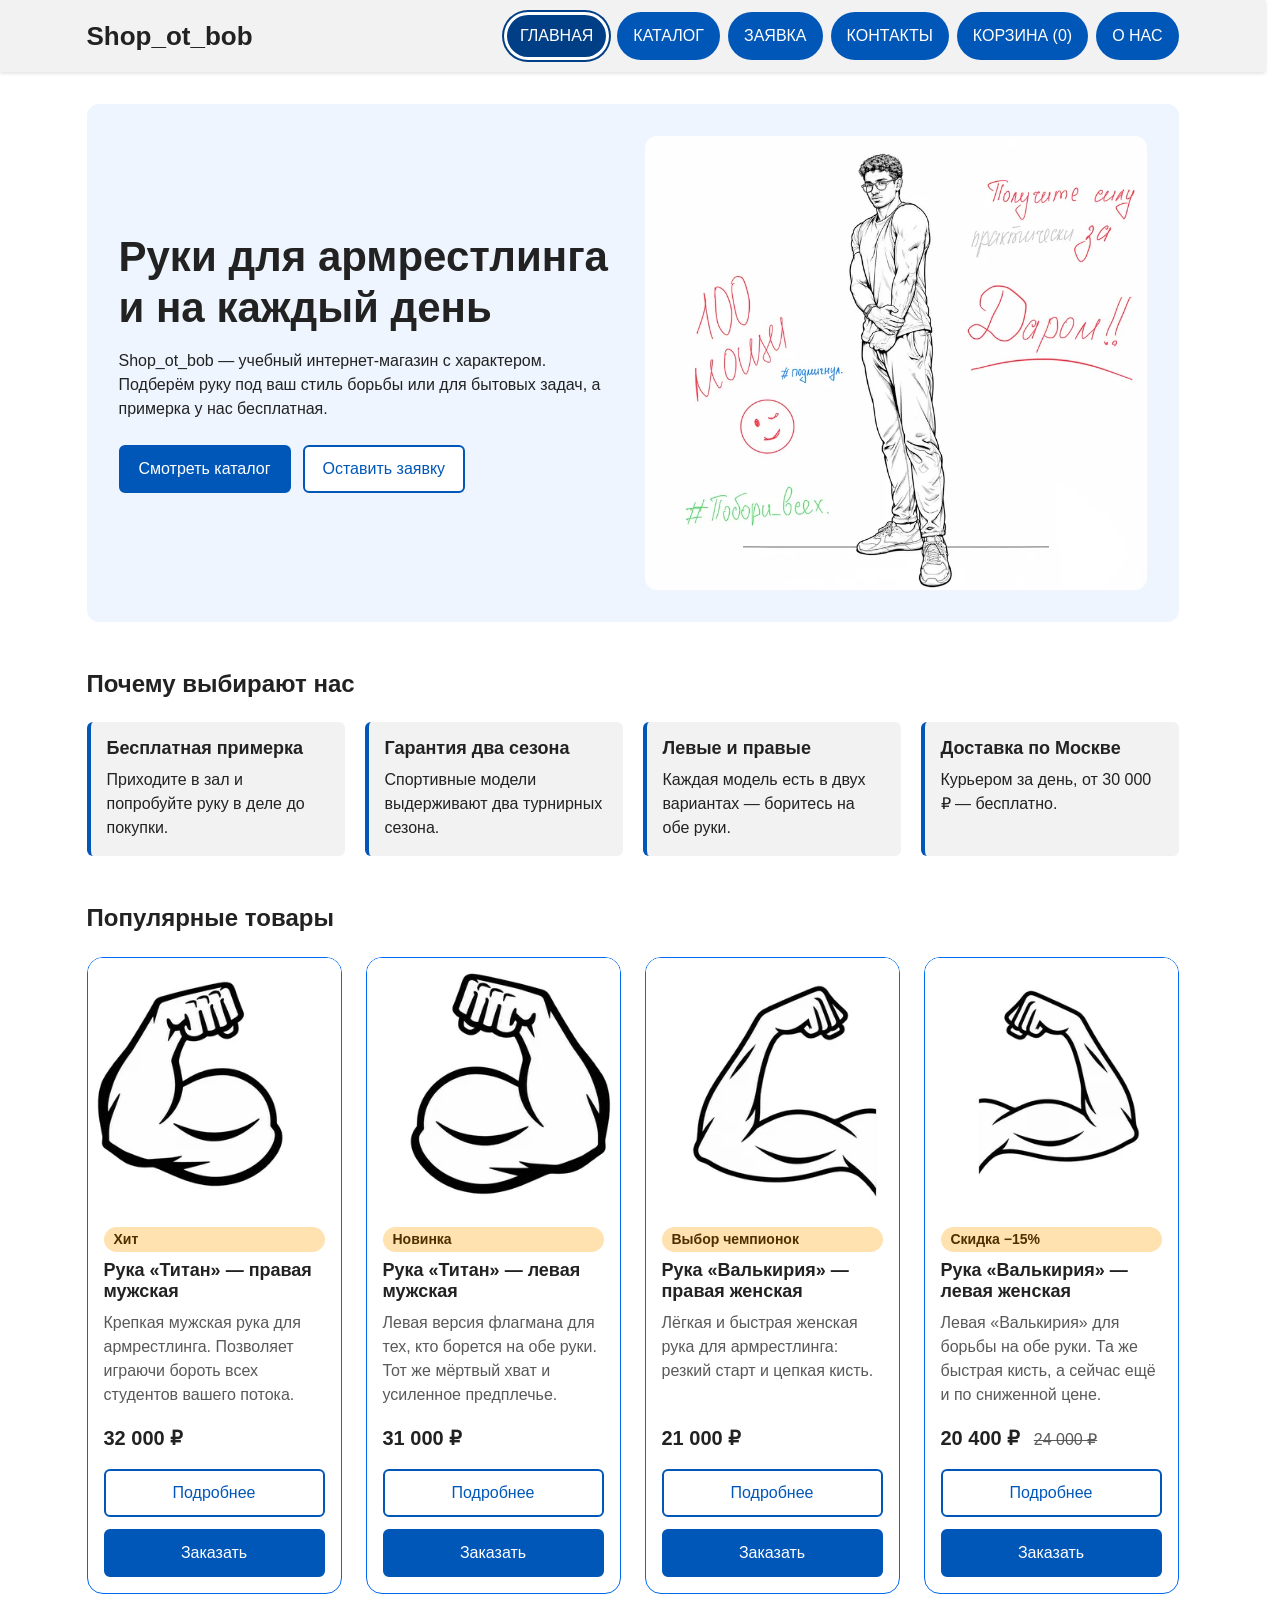
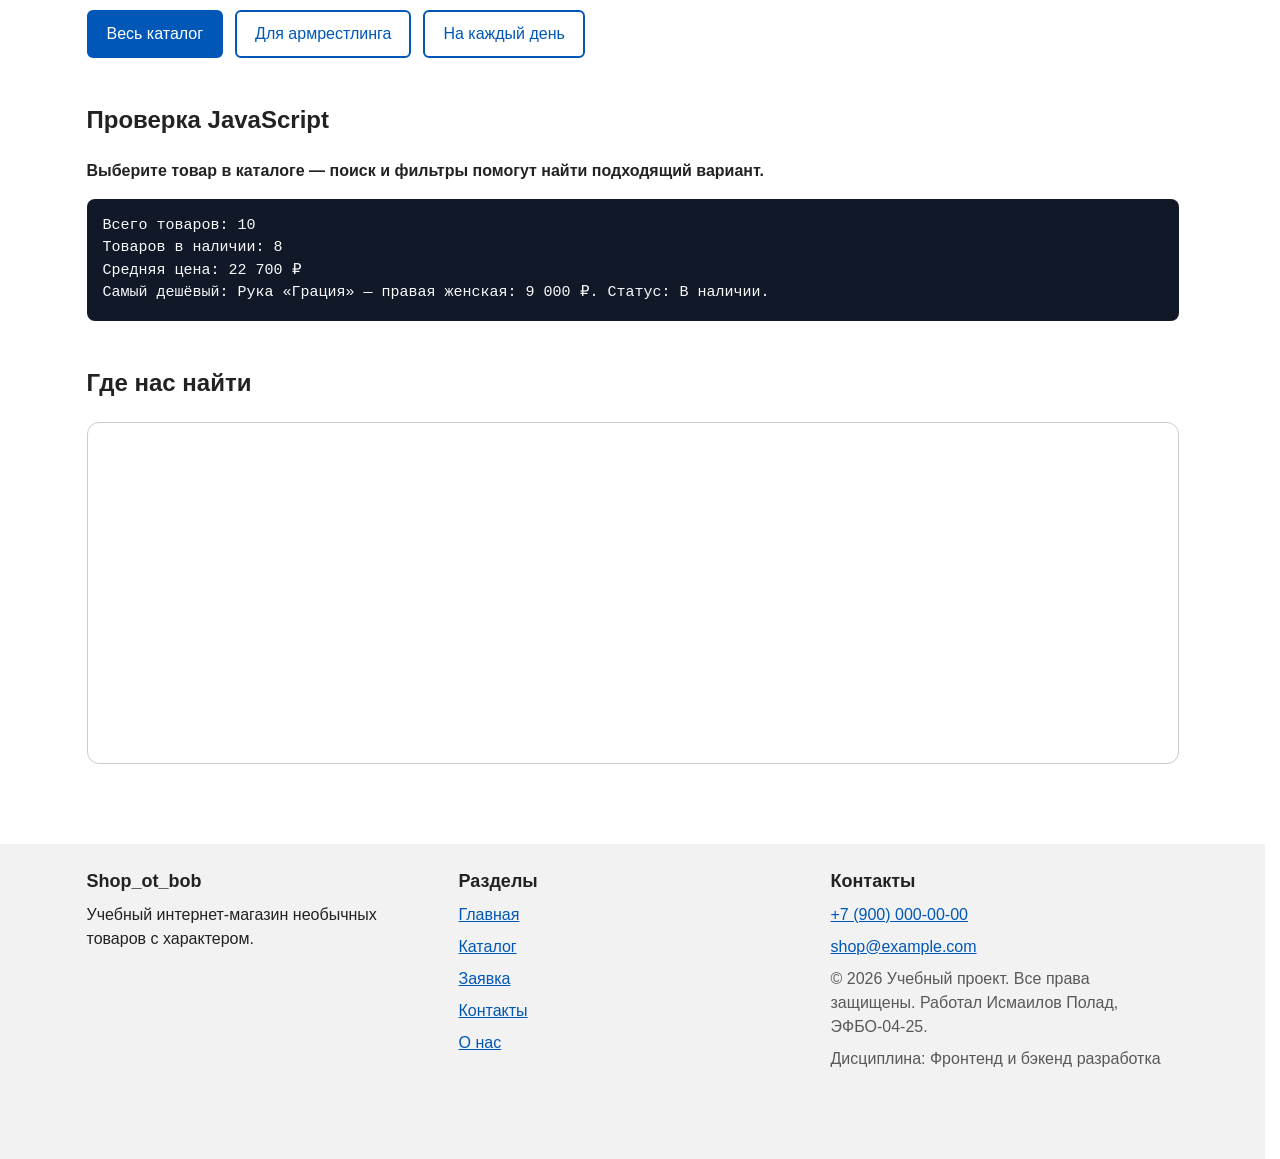
<file: index.html>
<!DOCTYPE html>
<html lang="ru">
<head>
  <meta charset="UTF-8">
  <meta name="viewport" content="width=device-width, initial-scale=1.0">
  <title>Shop_ot_bob — руки для армрестлинга и на каждый день</title>
  <meta name="description" content="Shop_ot_bob — учебный интернет-магазин рук для армрестлинга и повседневных задач.">
  <link rel="icon" type="image/png" href="images/favicon.png">
  <link rel="stylesheet" href="css/style.css">
  <link rel="stylesheet" href="css/responsive.css">
  <script src="js/data.js" defer></script>
  <script src="js/storage.js" defer></script>
  <script src="js/feedback.js" defer></script>
  <script src="js/cart.js" defer></script>
  <script src="js/kr3-scripts.js" defer></script>
  <script src="js/main.js" defer></script>
</head>
<body>
<a class="skip-link" href="#main">Перейти к основному содержимому</a>

<header class="page-header">
  <div class="site-header">
    <a class="site-logo" href="index.html">Shop_ot_bob</a>

    <button class="nav-toggle" type="button" aria-expanded="false" aria-controls="site-nav" hidden>
      <span class="nav-toggle__icon" aria-hidden="true"></span>
      Меню
    </button>

    <nav class="site-nav" id="site-nav" aria-label="Основная навигация">
      <ul class="site-nav__list">
        <li class="site-nav__item"><a class="site-nav__link site-nav__link--active" href="index.html" aria-current="page">Главная</a></li>
        <li class="site-nav__item"><a class="site-nav__link" href="catalog.html">Каталог</a></li>
        <li class="site-nav__item"><a class="site-nav__link" href="order.html">Заявка</a></li>
        <li class="site-nav__item"><a class="site-nav__link" href="contacts.html">Контакты</a></li>
        <li class="site-nav__item"><a class="site-nav__link" href="cart.html">Корзина (<span data-cart-count>0</span>)</a></li>
        <li class="site-nav__item"><a class="site-nav__link" href="onas.html">О нас</a></li>
      </ul>
    </nav>
  </div>
</header>
<p class="shop-status" data-shop-status role="status" aria-live="polite"></p>

<main class="main" id="main" tabindex="-1">
  <section class="hero section">
    <div class="hero__content">
      <h1 class="hero__title">Руки для армрестлинга и на каждый день</h1>
      <p class="hero__text">
        Shop_ot_bob — учебный интернет-магазин с характером. Подберём руку под ваш стиль борьбы
        или для бытовых задач, а примерка у нас бесплатная.
      </p>
      <div class="hero__actions">
        <a class="button" href="catalog.html">Смотреть каталог</a>
        <a class="button button--ghost" href="order.html">Оставить заявку</a>
      </div>
    </div>

    <div class="hero__media">
      <!--
        picture: на телефоне загружается вертикальный кадр,
        на планшете и desktop — широкий баннер. WebP — для браузеров, которые его понимают.
      -->
      <picture>
        <source
          media="(max-width: 639px)"
          type="image/webp"
          srcset="images/hero-tall-360.webp 360w,
                  images/hero-tall-720.webp 720w"
          sizes="100vw"
          width="720"
          height="900"
        >
        <source
          media="(max-width: 639px)"
          srcset="images/hero-tall-360.jpg 360w,
                  images/hero-tall-720.jpg 720w"
          sizes="100vw"
          width="720"
          height="900"
        >
        <source
          type="image/webp"
          srcset="images/hero-wide-800.webp 800w,
                  images/hero-wide-1200.webp 1200w,
                  images/hero-wide-1600.webp 1600w"
          sizes="(max-width: 899px) 480px, (max-width: 1187px) 45vw, 520px"
        >
        <img
          class="hero__image"
          src="images/hero-wide-800.jpg"
          srcset="images/hero-wide-800.jpg 800w,
                  images/hero-wide-1200.jpg 1200w,
                  images/hero-wide-1600.jpg 1600w"
          sizes="(max-width: 899px) 480px, (max-width: 1187px) 45vw, 520px"
          alt="Рисунок: кудрявый парень в очках и футболке — основатель магазина. Рукописные надписи: «Получите силу практически даром», «100 мощи», «Побори всех»"
          width="1628"
          height="1472"
        >
      </picture>
    </div>
  </section>

  <section class="section" aria-labelledby="features-title">
    <h2 class="section__title" id="features-title">Почему выбирают нас</h2>

    <div class="features-grid">
      <article class="feature-card">
        <h3 class="feature-card__title">Бесплатная примерка</h3>
        <p>Приходите в зал и попробуйте руку в деле до покупки.</p>
      </article>

      <article class="feature-card">
        <h3 class="feature-card__title">Гарантия два сезона</h3>
        <p>Спортивные модели выдерживают два турнирных сезона.</p>
      </article>

      <article class="feature-card">
        <h3 class="feature-card__title">Левые и правые</h3>
        <p>Каждая модель есть в двух вариантах — боритесь на обе руки.</p>
      </article>

      <article class="feature-card">
        <h3 class="feature-card__title">Доставка по Москве</h3>
        <p>Курьером за день, от 30 000 ₽ — бесплатно.</p>
      </article>
    </div>
  </section>

  <section class="section" id="popular" aria-labelledby="popular-title">
    <h2 class="section__title" id="popular-title">Популярные товары</h2>

    <div class="products-grid products-grid--wide">
      <article class="product-card">
        <picture>
          <source
            type="image/webp"
            srcset="images/pravaya_ruka-320.webp 320w,
                    images/pravaya_ruka-480.webp 480w,
                    images/pravaya_ruka-640.webp 640w"
            sizes="(max-width: 639px) 100vw, (max-width: 1023px) 50vw, (max-width: 1279px) 33vw, 270px"
          >
          <img
            class="product-card__image"
            src="images/pravaya_ruka-480.jpg"
            srcset="images/pravaya_ruka-320.jpg 320w,
                    images/pravaya_ruka-480.jpg 480w,
                    images/pravaya_ruka-640.jpg 640w"
            sizes="(max-width: 639px) 100vw, (max-width: 1023px) 50vw, (max-width: 1279px) 33vw, 270px"
            alt="Рисунок: согнутая в локте правая мужская рука с крупным бицепсом и сжатым кулаком"
            width="640"
            height="640"
            loading="lazy"
          >
        </picture>
        <div class="product-card__body">
          <p class="product-card__badge">Хит</p>
          <h3 class="product-card__title"><a href="product.html?id=1">Рука «Титан» — правая мужская</a></h3>
          <p class="product-card__description">Крепкая мужская рука для армрестлинга. Позволяет играючи бороть всех студентов вашего потока.</p>
          <p class="product-card__price">32&nbsp;000&nbsp;₽</p>
          <div class="product-card__actions">
            <a class="button button--ghost" href="product.html?id=1" aria-label="Подробнее: Рука «Титан» — правая мужская">Подробнее</a>
            <button class="button product-card__button" type="button" data-product="Рука «Титан» — правая мужская" aria-label="Заказать: Рука «Титан» — правая мужская">Заказать</button>
          </div>
        </div>
      </article>

      <article class="product-card">
        <picture>
          <source
            type="image/webp"
            srcset="images/levaya_ruka-320.webp 320w,
                    images/levaya_ruka-480.webp 480w,
                    images/levaya_ruka-640.webp 640w"
            sizes="(max-width: 639px) 100vw, (max-width: 1023px) 50vw, (max-width: 1279px) 33vw, 270px"
          >
          <img
            class="product-card__image"
            src="images/levaya_ruka-480.jpg"
            srcset="images/levaya_ruka-320.jpg 320w,
                    images/levaya_ruka-480.jpg 480w,
                    images/levaya_ruka-640.jpg 640w"
            sizes="(max-width: 639px) 100vw, (max-width: 1023px) 50vw, (max-width: 1279px) 33vw, 270px"
            alt="Рисунок: согнутая в локте левая мужская рука с крупным бицепсом и сжатым кулаком"
            width="640"
            height="640"
            loading="lazy"
          >
        </picture>
        <div class="product-card__body">
          <p class="product-card__badge">Новинка</p>
          <h3 class="product-card__title"><a href="product.html?id=2">Рука «Титан» — левая мужская</a></h3>
          <p class="product-card__description">Левая версия флагмана для тех, кто борется на обе руки. Тот же мёртвый хват и усиленное предплечье.</p>
          <p class="product-card__price">31&nbsp;000&nbsp;₽</p>
          <div class="product-card__actions">
            <a class="button button--ghost" href="product.html?id=2" aria-label="Подробнее: Рука «Титан» — левая мужская">Подробнее</a>
            <button class="button product-card__button" type="button" data-product="Рука «Титан» — левая мужская" aria-label="Заказать: Рука «Титан» — левая мужская">Заказать</button>
          </div>
        </div>
      </article>

      <article class="product-card">
        <picture>
          <source
            type="image/webp"
            srcset="images/prav_zhenskaya_ruka-320.webp 320w,
                    images/prav_zhenskaya_ruka-480.webp 480w,
                    images/prav_zhenskaya_ruka-640.webp 640w"
            sizes="(max-width: 639px) 100vw, (max-width: 1023px) 50vw, (max-width: 1279px) 33vw, 270px"
          >
          <img
            class="product-card__image"
            src="images/prav_zhenskaya_ruka-480.jpg"
            srcset="images/prav_zhenskaya_ruka-320.jpg 320w,
                    images/prav_zhenskaya_ruka-480.jpg 480w,
                    images/prav_zhenskaya_ruka-640.jpg 640w"
            sizes="(max-width: 639px) 100vw, (max-width: 1023px) 50vw, (max-width: 1279px) 33vw, 270px"
            alt="Рисунок: согнутая в локте правая женская рука с рельефным бицепсом"
            width="640"
            height="640"
            loading="lazy"
          >
        </picture>
        <div class="product-card__body">
          <p class="product-card__badge">Выбор чемпионок</p>
          <h3 class="product-card__title"><a href="product.html?id=3">Рука «Валькирия» — правая женская</a></h3>
          <p class="product-card__description">Лёгкая и быстрая женская рука для армрестлинга: резкий старт и цепкая кисть.</p>
          <p class="product-card__price">21&nbsp;000&nbsp;₽</p>
          <div class="product-card__actions">
            <a class="button button--ghost" href="product.html?id=3" aria-label="Подробнее: Рука «Валькирия» — правая женская">Подробнее</a>
            <button class="button product-card__button" type="button" data-product="Рука «Валькирия» — правая женская" aria-label="Заказать: Рука «Валькирия» — правая женская">Заказать</button>
          </div>
        </div>
      </article>

      <article class="product-card">
        <picture>
          <source
            type="image/webp"
            srcset="images/lev_zhenskaya_ruka-320.webp 320w,
                    images/lev_zhenskaya_ruka-480.webp 480w,
                    images/lev_zhenskaya_ruka-640.webp 640w"
            sizes="(max-width: 639px) 100vw, (max-width: 1023px) 50vw, (max-width: 1279px) 33vw, 270px"
          >
          <img
            class="product-card__image"
            src="images/lev_zhenskaya_ruka-480.jpg"
            srcset="images/lev_zhenskaya_ruka-320.jpg 320w,
                    images/lev_zhenskaya_ruka-480.jpg 480w,
                    images/lev_zhenskaya_ruka-640.jpg 640w"
            sizes="(max-width: 639px) 100vw, (max-width: 1023px) 50vw, (max-width: 1279px) 33vw, 270px"
            alt="Рисунок: согнутая в локте левая женская рука с рельефным бицепсом"
            width="640"
            height="640"
            loading="lazy"
          >
        </picture>
        <div class="product-card__body">
          <p class="product-card__badge">Скидка −15%</p>
          <h3 class="product-card__title"><a href="product.html?id=4">Рука «Валькирия» — левая женская</a></h3>
          <p class="product-card__description">Левая «Валькирия» для борьбы на обе руки. Та же быстрая кисть, а сейчас ещё и по сниженной цене.</p>
          <p class="product-card__price">20&nbsp;400&nbsp;₽ <span class="visually-hidden">Старая цена:</span> <del>24&nbsp;000&nbsp;₽</del></p>
          <div class="product-card__actions">
            <a class="button button--ghost" href="product.html?id=4" aria-label="Подробнее: Рука «Валькирия» — левая женская">Подробнее</a>
            <button class="button product-card__button" type="button" data-product="Рука «Валькирия» — левая женская" aria-label="Заказать: Рука «Валькирия» — левая женская">Заказать</button>
          </div>
        </div>
      </article>
    </div>

    <p class="hero__actions">
      <a class="button" href="catalog.html">Весь каталог</a>
      <a class="button button--ghost" href="catalog.html?category=sport">Для армрестлинга</a>
      <a class="button button--ghost" href="catalog.html?category=daily">На каждый день</a>
    </p>
  </section>

  <section class="section js-check" aria-labelledby="js-check-title">
    <h2 class="section__title" id="js-check-title">Проверка JavaScript</h2>
    <p class="js-message">JavaScript пока не выполнился.</p>
    <pre class="product-output"></pre>
  </section>

  <section class="section" id="map" aria-labelledby="map-title">
    <h2 class="section__title" id="map-title">Где нас найти</h2>
    <div class="map-container">
      <iframe src="https://yandex.ru/map-widget/v1/?um=constructor%3A89a524108dad21f16cf2f4a0d76adc41d935ef46cfc1c6afd9af5f4293ef12c2&amp;source=constructor" title="Яндекс Карта: как добраться до магазина Shop_ot_bob" loading="lazy"></iframe>
    </div>
  </section>

  <p class="success-message" id="quick-success" role="status"></p>
</main>

<footer class="site-footer">
  <div class="site-footer__inner">
    <div class="site-footer__col">
      <p class="site-footer__title">Shop_ot_bob</p>
      <p>Учебный интернет-магазин необычных товаров с характером.</p>
    </div>

    <nav class="site-footer__col" aria-label="Навигация в подвале">
      <p class="site-footer__title">Разделы</p>
      <ul class="site-footer__list">
          <li><a href="index.html">Главная</a></li>
          <li><a href="catalog.html">Каталог</a></li>
          <li><a href="order.html">Заявка</a></li>
          <li><a href="contacts.html">Контакты</a></li>
          <li><a href="onas.html">О нас</a></li>
      </ul>
    </nav>

    <div class="site-footer__col">
      <p class="site-footer__title">Контакты</p>
      <ul class="site-footer__list">
        <li><a href="tel:+79000000000">+7 (900) 000-00-00</a></li>
        <li><a href="mailto:shop@example.com">shop@example.com</a></li>
      </ul>
      <p class="site-footer__copy">&copy; 2026 Учебный проект. Все права защищены. Работал Исмаилов Полад, ЭФБО-04-25.</p>
      <p class="site-footer__copy">Дисциплина: Фронтенд и бэкенд разработка</p>
    </div>
  </div>
</footer>

<a class="back-to-top" href="#top" aria-label="Наверх, к началу страницы"><span aria-hidden="true">↑</span></a>

<dialog class="order-dialog" id="order-dialog" aria-labelledby="order-dialog-title">
  <div class="order-dialog__header">
    <h2 class="order-dialog__title" id="order-dialog-title" tabindex="-1" autofocus>Быстрая заявка</h2>
    <button class="modal__close" type="button" aria-label="Закрыть окно" data-close-dialog>
      <span aria-hidden="true">×</span>
    </button>
  </div>

  <p class="order-dialog__product">Товар: <strong id="selected-product-text"></strong></p>

  <form class="order-form order-form--single js-form" id="quick-form" action="#" method="post" data-success="quick-success" novalidate>
    <input id="selected-product" name="selected-product" type="hidden">

    <div class="order-form__group">
      <label class="order-form__label" for="quick-name">Имя <span class="order-form__required" aria-hidden="true">*</span></label>
      <input class="order-form__input" id="quick-name" name="name" type="text" minlength="2" autocomplete="given-name" placeholder="Введите ваше имя" required aria-describedby="quick-name-error">
      <p class="form-error" id="quick-name-error" hidden></p>
    </div>

    <div class="order-form__group">
      <label class="order-form__label" for="quick-email">E-mail <span class="order-form__required" aria-hidden="true">*</span></label>
      <input class="order-form__input" id="quick-email" name="email" type="email" autocomplete="email" placeholder="example@mail.ru" required aria-describedby="quick-email-error">
      <p class="form-error" id="quick-email-error" hidden></p>
    </div>

    <div class="order-form__group">
      <label class="order-form__label" for="quick-phone">Телефон <span class="order-form__required" aria-hidden="true">*</span></label>
      <input class="order-form__input" id="quick-phone" name="phone" type="tel" inputmode="tel" autocomplete="tel" placeholder="+7 (900) 000-00-00" pattern="^\+7 \(\d{3}\) \d{3}-\d{2}-\d{2}$" required data-error="Введите телефон в формате +7 (900) 000-00-00" aria-describedby="quick-phone-hint quick-phone-error">
      <p class="form-note" id="quick-phone-hint">Формат: +7 (900) 000-00-00</p>
      <p class="form-error" id="quick-phone-error" hidden></p>
    </div>

    <div class="order-form__group">
      <label class="order-form__label" for="quick-topic">Тема заявки <span class="order-form__required" aria-hidden="true">*</span></label>
      <select class="order-form__select" id="quick-topic" name="topic" required aria-describedby="quick-topic-error">
        <option value="">Выберите тему</option>
        <option value="product">Заказ товара</option>
        <option value="consultation">Консультация</option>
        <option value="delivery">Доставка</option>
      </select>
      <p class="form-error" id="quick-topic-error" hidden></p>
    </div>

    <div class="order-form__group">
      <label class="order-form__label" for="quick-comment">Комментарий</label>
      <textarea class="order-form__textarea" id="quick-comment" name="comment" rows="3" placeholder="Укажите дополнительную информацию" aria-describedby="quick-comment-error"></textarea>
      <p class="form-error" id="quick-comment-error" hidden></p>
    </div>

    <div class="order-form__group order-form__group--wide">
      <label class="order-form__check" for="quick-agreement">
        <input id="quick-agreement" name="agreement" type="checkbox" required aria-describedby="quick-agreement-error" data-error="Отметьте согласие на обработку данных">
        Я согласен на обработку данных
      </label>
      <p class="form-error" id="quick-agreement-error" hidden></p>
    </div>

    <div class="form-actions">
      <button class="button" type="submit">Отправить заявку</button>
      <button class="button button--ghost" type="button" data-close-dialog>Закрыть</button>
    </div>
  </form>
</dialog>
</body>
</html>
</file>
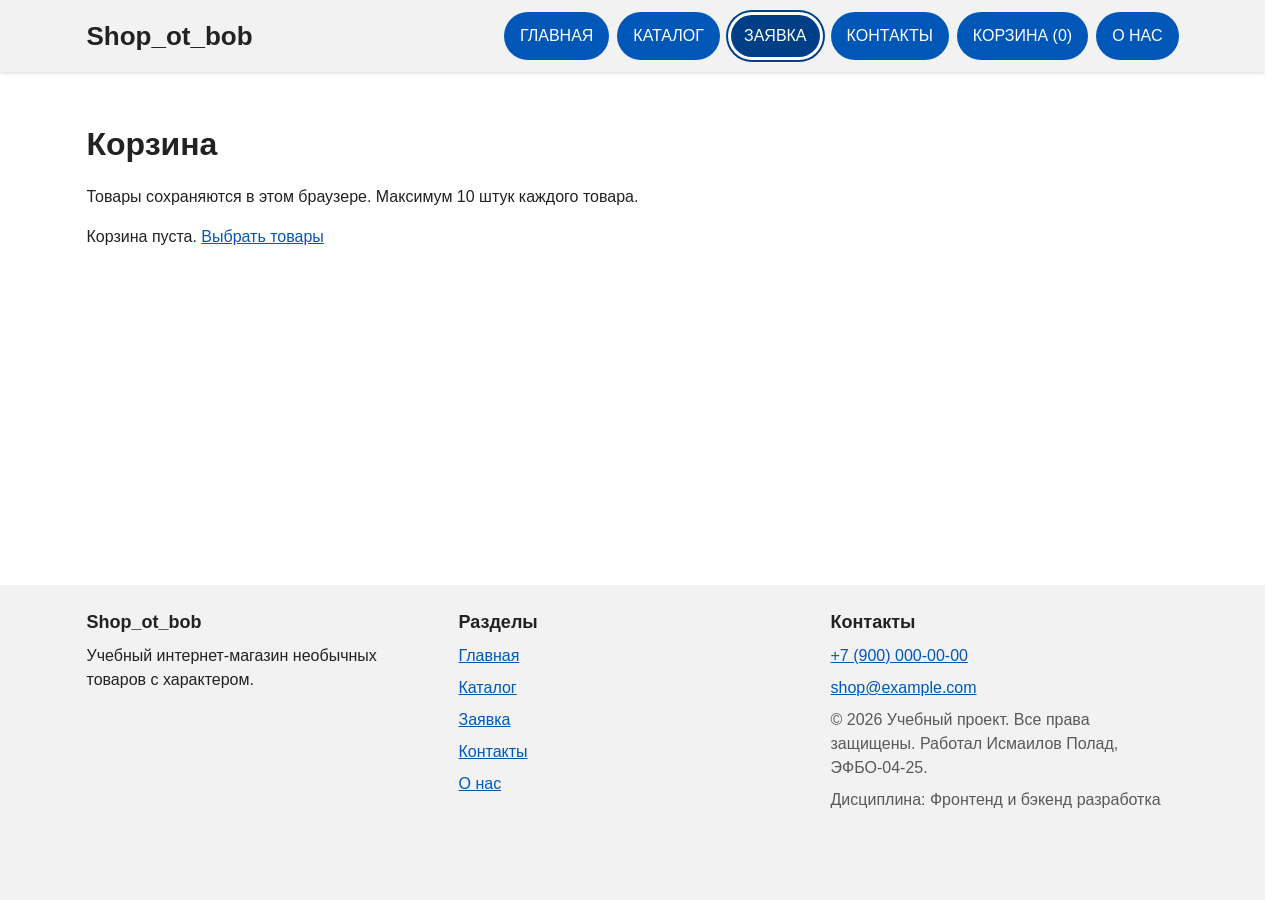
<file: cart.html>
<!DOCTYPE html>
<html lang="ru">
<head>
  <meta charset="UTF-8">
  <meta name="viewport" content="width=device-width, initial-scale=1.0">
  <title>Корзина — Shop_ot_bob</title>
  <meta name="description" content="Корзина Shop_ot_bob">
  <link rel="icon" type="image/png" href="images/favicon.png">
  <link rel="stylesheet" href="css/style.css">
  <link rel="stylesheet" href="css/responsive.css">
  <script src="js/data.js" defer></script>
  <script src="js/storage.js" defer></script>
  <script src="js/feedback.js" defer></script>
  <script src="js/cart.js" defer></script>
  <script src="js/kr3-scripts.js" defer></script>
  
  <script src="js/main.js" defer></script>
</head>
<body>
<a class="skip-link" href="#main">Перейти к основному содержимому</a>

<header class="page-header">
  <div class="site-header">
    <a class="site-logo" href="index.html">Shop_ot_bob</a>

    <button class="nav-toggle" type="button" aria-expanded="false" aria-controls="site-nav" hidden>
      <span class="nav-toggle__icon" aria-hidden="true"></span>
      Меню
    </button>

    <nav class="site-nav" id="site-nav" aria-label="Основная навигация">
      <ul class="site-nav__list">
        <li class="site-nav__item"><a class="site-nav__link" href="index.html">Главная</a></li>
        <li class="site-nav__item"><a class="site-nav__link" href="catalog.html">Каталог</a></li>
        <li class="site-nav__item"><a class="site-nav__link site-nav__link--active" href="order.html" aria-current="page">Заявка</a></li>
        <li class="site-nav__item"><a class="site-nav__link" href="contacts.html">Контакты</a></li>
        <li class="site-nav__item"><a class="site-nav__link" href="cart.html">Корзина (<span data-cart-count>0</span>)</a></li>
        <li class="site-nav__item"><a class="site-nav__link" href="onas.html">О нас</a></li>
      </ul>
    </nav>
  </div>
</header>
<p class="shop-status" data-shop-status role="status" aria-live="polite"></p>

<main class="main" id="main" tabindex="-1">
<h1>Корзина</h1><p>Товары сохраняются в этом браузере. Максимум 10 штук каждого товара.</p>
<section tabindex="-1" aria-label="Товары в корзине">
<p class="cart-empty">Корзина пуста. <a href="catalog.html">Выбрать товары</a></p>
<div class="cart-content" hidden><ul data-cart-container class="cart-list"></ul>
<button class="button button--ghost" data-clear-cart type="button">Очистить корзину</button>
<dl class="order-summary"><div><dt>Количество</dt><dd data-summary="count"></dd></div><div><dt>Товары</dt><dd data-summary="subtotal"></dd></div><div><dt>Скидка</dt><dd data-summary="promo"></dd></div><div><dt>Итого без доставки</dt><dd data-summary="total"></dd></div></dl>
<p class="cart-delivery-note"></p>
<form id="promo-form"><label for="promo">Промокод</label> <input id="promo" name="promo" placeholder="ARM10" maxlength="30"><button class="button" type="submit">Применить</button></form>
<p class="promo-message" role="status"></p><p class="promo-applied" hidden>Применён <span data-promo-code></span> <button type="button" data-remove-promo>Убрать</button></p>
<p>Учебные промокоды: ARM10 (10%) и STUDENT5 (5%).</p>
<p>Заявка оформляется на один выбранный товар. Состав корзины и промокод в неё не переносятся.</p><a class="button" href="order.html">Заявка на товар</a>
</div></section></main><footer class="site-footer">
  <div class="site-footer__inner">
    <div class="site-footer__col">
      <p class="site-footer__title">Shop_ot_bob</p>
      <p>Учебный интернет-магазин необычных товаров с характером.</p>
    </div>

    <nav class="site-footer__col" aria-label="Навигация в подвале">
      <p class="site-footer__title">Разделы</p>
      <ul class="site-footer__list">
          <li><a href="index.html">Главная</a></li>
          <li><a href="catalog.html">Каталог</a></li>
          <li><a href="order.html">Заявка</a></li>
          <li><a href="contacts.html">Контакты</a></li>
          <li><a href="onas.html">О нас</a></li>
      </ul>
    </nav>

    <div class="site-footer__col">
      <p class="site-footer__title">Контакты</p>
      <ul class="site-footer__list">
        <li><a href="tel:+79000000000">+7 (900) 000-00-00</a></li>
        <li><a href="mailto:shop@example.com">shop@example.com</a></li>
      </ul>
      <p class="site-footer__copy">&copy; 2026 Учебный проект. Все права защищены. Работал Исмаилов Полад, ЭФБО-04-25.</p>
      <p class="site-footer__copy">Дисциплина: Фронтенд и бэкенд разработка</p>
    </div>
  </div>
</footer>

<a class="back-to-top" href="#top" aria-label="Наверх, к началу страницы"><span aria-hidden="true">↑</span></a>
</body>
</html>
</file>
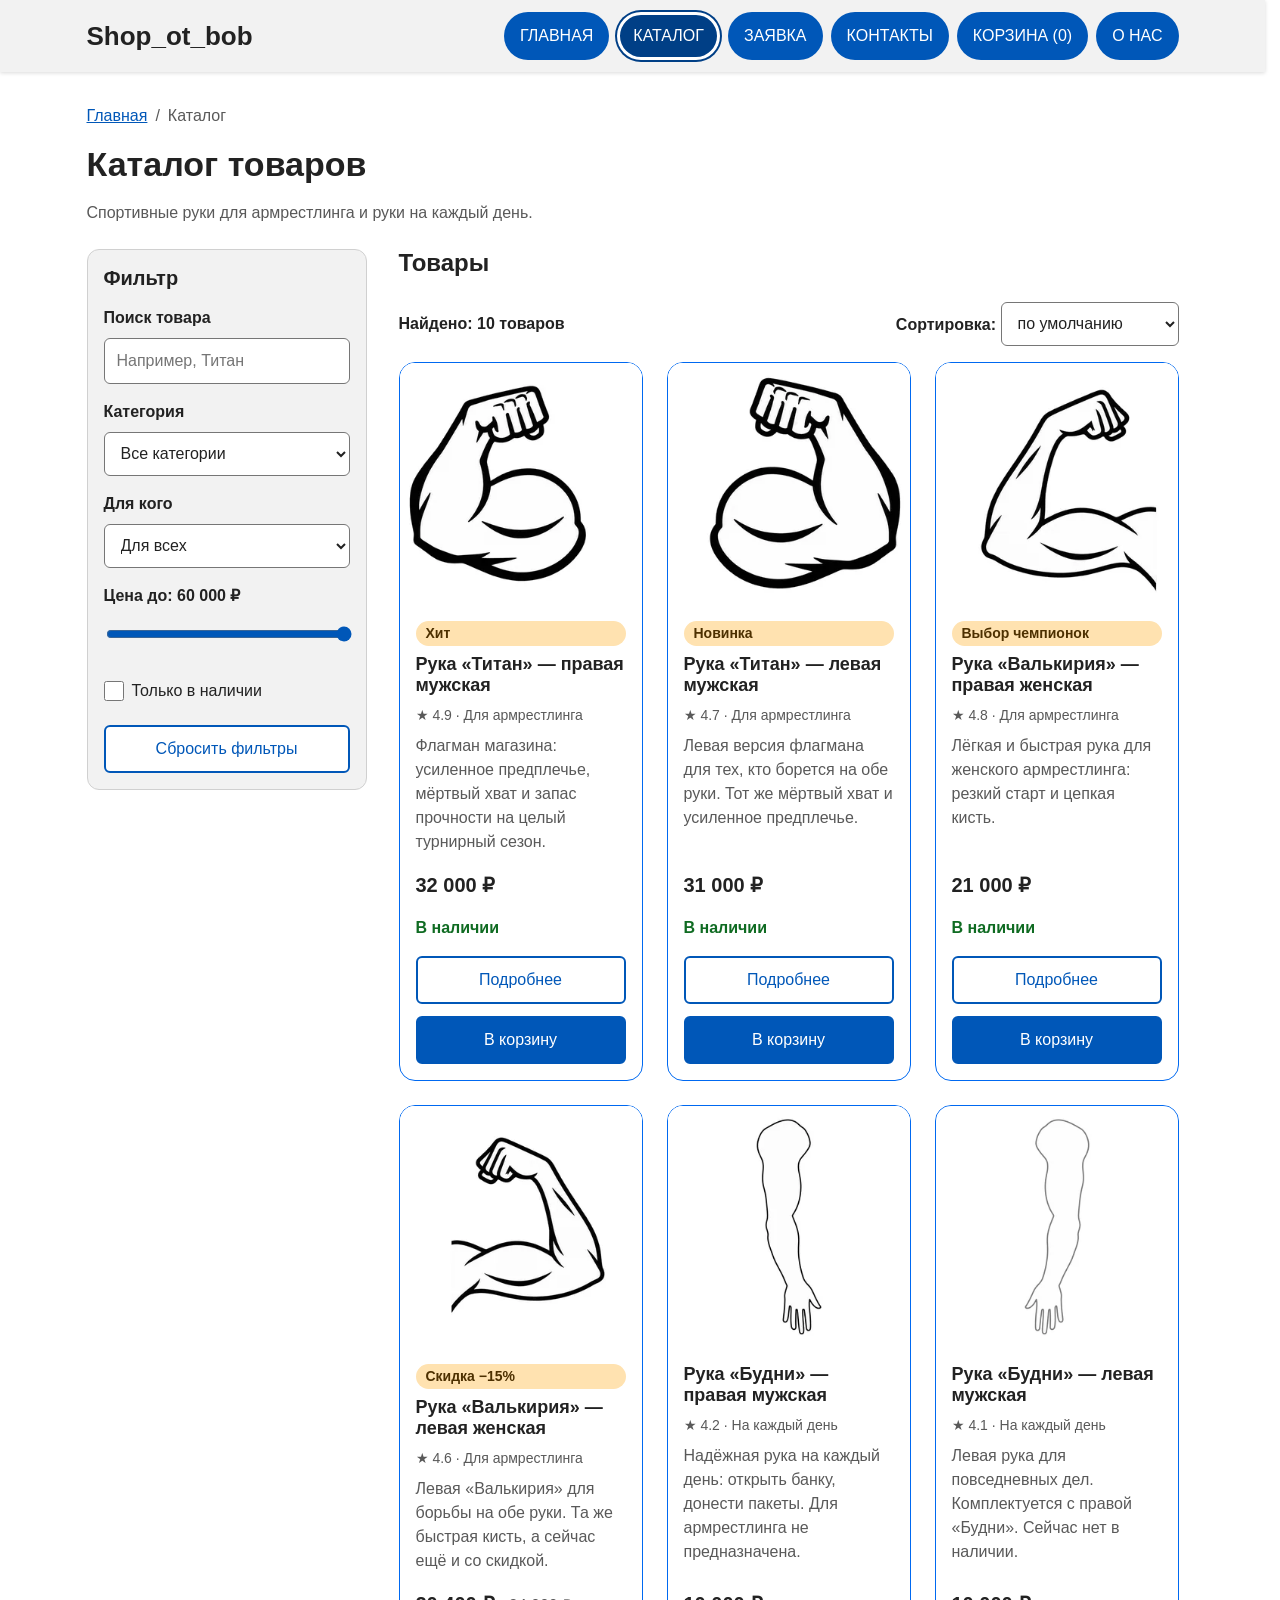
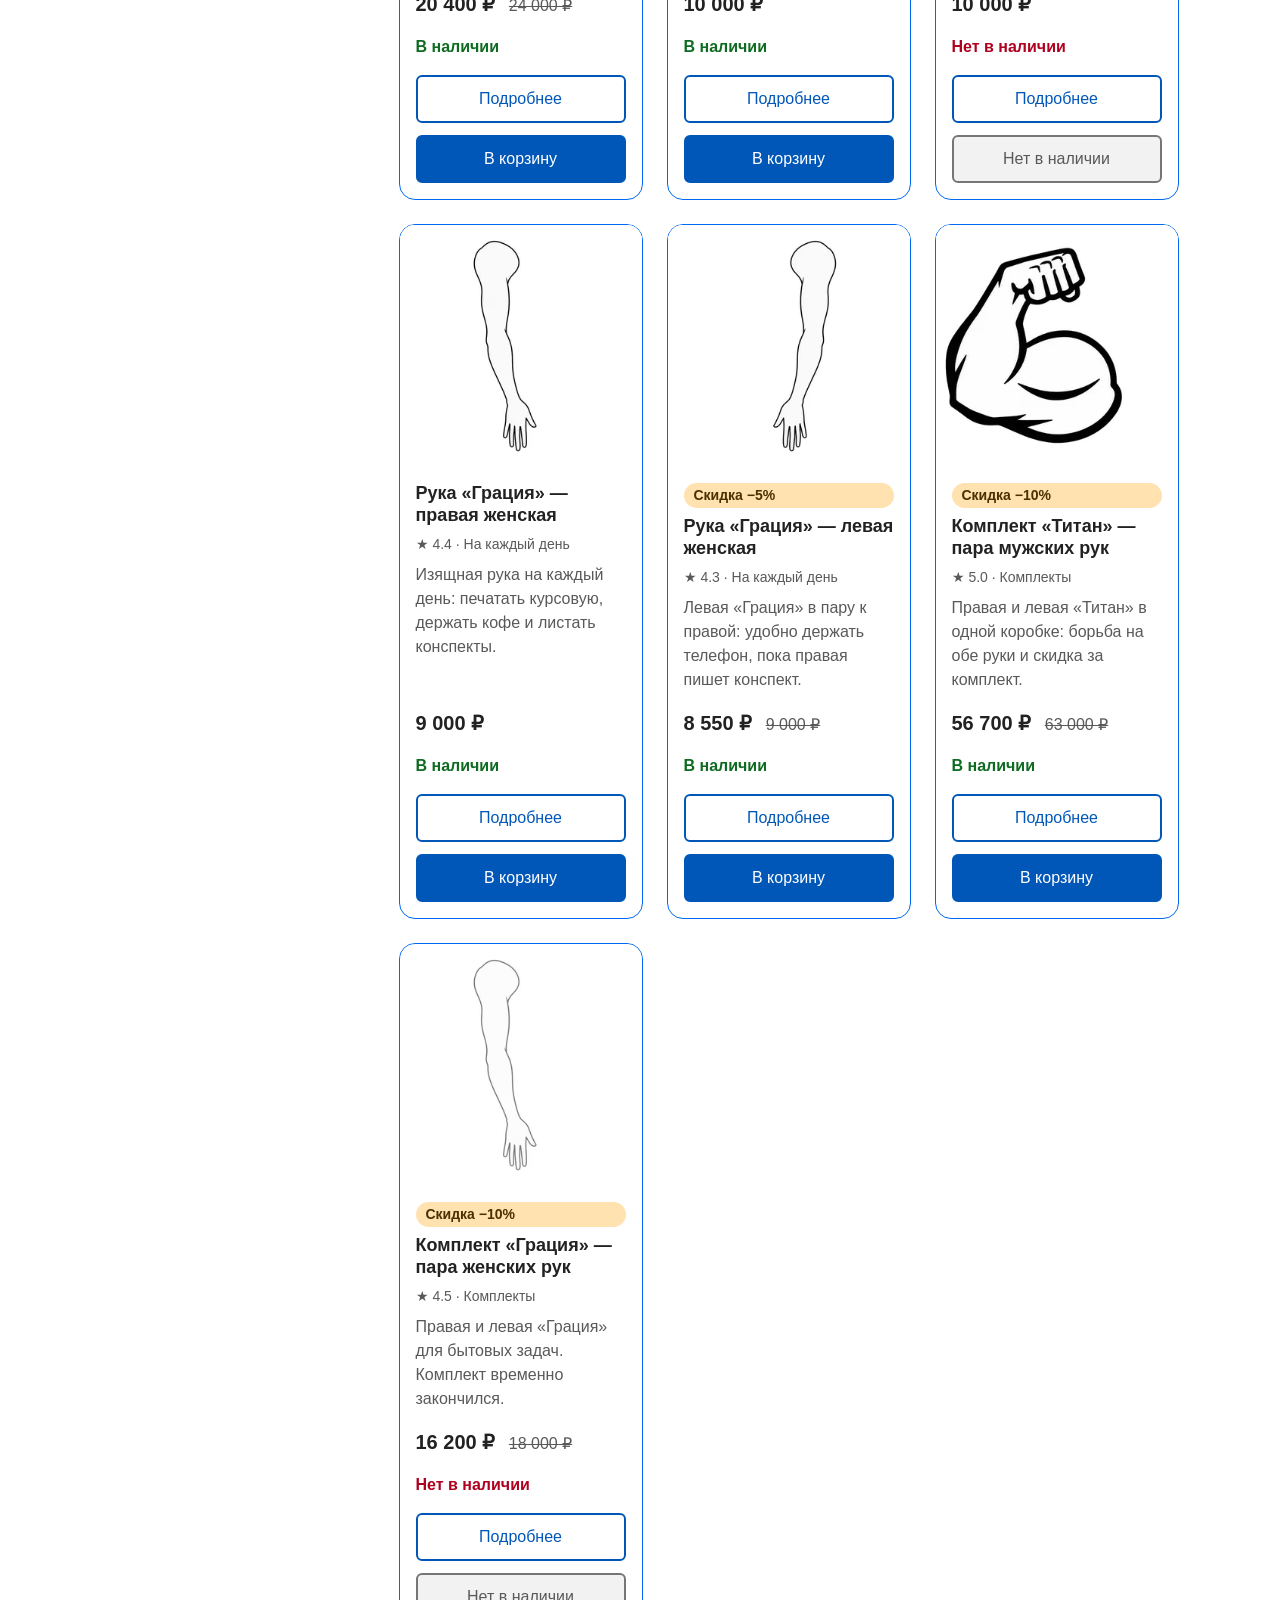
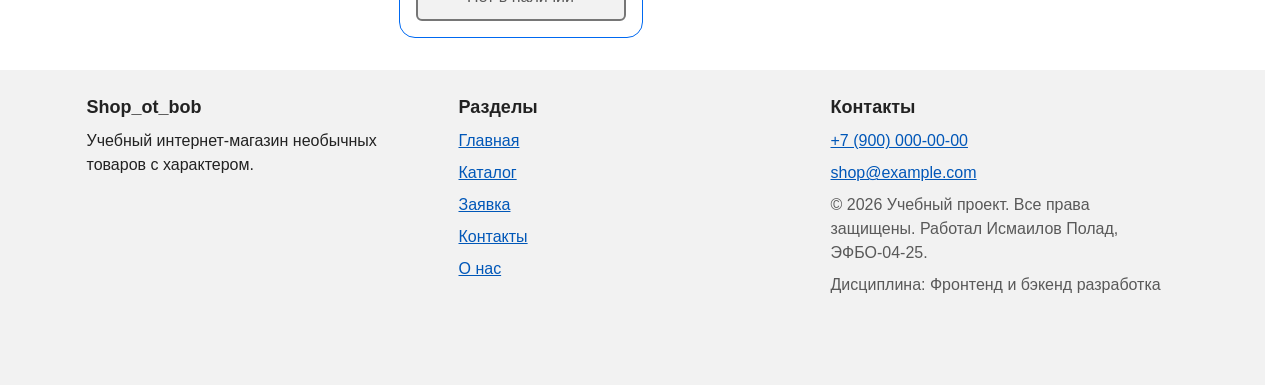
<file: catalog.html>
<!DOCTYPE html>
<html lang="ru">
<head>
  <meta charset="UTF-8">
  <meta name="viewport" content="width=device-width, initial-scale=1.0">
  <title>Каталог товаров — Shop_ot_bob</title>
  <meta name="description" content="Каталог Shop_ot_bob: спортивные и бытовые руки, поиск, фильтр по категории, цене и наличию, сортировка.">
  <link rel="icon" type="image/png" href="images/favicon.png">
  <link rel="stylesheet" href="css/style.css">
  <link rel="stylesheet" href="css/responsive.css">
  <script src="js/data.js" defer></script>
  <script src="js/storage.js" defer></script>
  <script src="js/feedback.js" defer></script>
  <script src="js/cart.js" defer></script>
  <script src="js/kr3-scripts.js" defer></script>
  <script src="js/catalog.js" defer></script>
  <script src="js/main.js" defer></script>
</head>
<body>
<a class="skip-link" href="#main">Перейти к основному содержимому</a>

<header class="page-header">
  <div class="site-header">
    <a class="site-logo" href="index.html">Shop_ot_bob</a>

    <button class="nav-toggle" type="button" aria-expanded="false" aria-controls="site-nav" hidden>
      <span class="nav-toggle__icon" aria-hidden="true"></span>
      Меню
    </button>

    <nav class="site-nav" id="site-nav" aria-label="Основная навигация">
      <ul class="site-nav__list">
        <li class="site-nav__item"><a class="site-nav__link" href="index.html">Главная</a></li>
        <li class="site-nav__item"><a class="site-nav__link site-nav__link--active" href="catalog.html" aria-current="page">Каталог</a></li>
        <li class="site-nav__item"><a class="site-nav__link" href="order.html">Заявка</a></li>
        <li class="site-nav__item"><a class="site-nav__link" href="contacts.html">Контакты</a></li>
        <li class="site-nav__item"><a class="site-nav__link" href="cart.html">Корзина (<span data-cart-count>0</span>)</a></li>
        <li class="site-nav__item"><a class="site-nav__link" href="onas.html">О нас</a></li>
      </ul>
    </nav>
  </div>
</header>
<p class="shop-status" data-shop-status role="status" aria-live="polite"></p>

<main class="main" id="main" tabindex="-1">
  <nav class="breadcrumbs" aria-label="Хлебные крошки">
    <ol class="breadcrumbs__list">
      <li><a href="index.html">Главная</a></li>
      <li aria-current="page">Каталог</li>
    </ol>
  </nav>

  <h1 class="page-title">Каталог товаров</h1>
  <p class="page-lead">Спортивные руки для армрестлинга и руки на каждый день.</p>

  <div class="catalog-layout">
    <div>
      <button class="button button--ghost filters-toggle" type="button" aria-expanded="false" aria-controls="catalog-filters" hidden>
        Фильтр и поиск
      </button>

      <section class="catalog-filters" id="catalog-filters" aria-labelledby="filters-title">
        <h2 class="catalog-filters__title" id="filters-title">Фильтр</h2>

        <div class="catalog-filters__groups">
          <div class="filter-group">
            <label class="filter-group__label" for="catalog-search">Поиск товара</label>
            <input class="order-form__input" id="catalog-search" type="search" placeholder="Например, Титан" autocomplete="off">
          </div>

          <div class="filter-group">
            <label class="filter-group__label" for="category-filter">Категория</label>
            <select class="order-form__select" id="category-filter">
              <option value="all">Все категории</option>
              <option value="sport">Для армрестлинга</option>
              <option value="daily">На каждый день</option>
              <option value="set">Комплекты</option>
            </select>
          </div>

          <div class="filter-group">
            <label class="filter-group__label" for="gender-filter">Для кого</label>
            <select class="order-form__select" id="gender-filter">
              <option value="all">Для всех</option>
              <option value="m">Мужские</option>
              <option value="f">Женские</option>
            </select>
          </div>

          <div class="filter-group">
            <label class="filter-group__label" for="price-filter">Цена до: <output id="price-filter-output" for="price-filter">60&nbsp;000&nbsp;₽</output></label>
            <input class="filter-range" id="price-filter" type="range" min="5000" max="60000" step="1000" value="60000">
          </div>

          <div class="filter-group">
            <label class="filter-option"><input id="stock-filter" type="checkbox"> Только в наличии</label>
          </div>
        </div>

        <button class="button button--ghost catalog-filters__reset" type="button" data-reset-filters>Сбросить фильтры</button>
      </section>
    </div>

    <section class="catalog-products" aria-labelledby="products-title">
      <h2 class="section__title" id="products-title">Товары</h2>

      <div class="catalog-toolbar">
        <p class="catalog-count" aria-live="polite"></p>

        <div>
          <label class="order-form__label" for="sort-select">Сортировка:</label>
          <select class="order-form__select" id="sort-select">
            <option value="default">по умолчанию</option>
            <option value="price-asc">сначала дешевле</option>
            <option value="price-desc">сначала дороже</option>
            <option value="title-asc">по названию А–Я</option>
            <option value="rating-desc">по рейтингу</option>
          </select>
        </div>
      </div>

      <div class="catalog-empty" hidden>
        <p>По выбранным условиям товары не найдены.</p>
        <button class="button" type="button" data-reset-filters>Сбросить фильтры</button>
      </div>

      <!-- Карточки создаёт catalog.js из массива products (js/data.js). -->
      <div class="products-grid" data-products-container>
        <noscript><p>Чтобы увидеть каталог, включите JavaScript.</p></noscript>
      </div>
    </section>
  </div>
</main>

<footer class="site-footer">
  <div class="site-footer__inner">
    <div class="site-footer__col">
      <p class="site-footer__title">Shop_ot_bob</p>
      <p>Учебный интернет-магазин необычных товаров с характером.</p>
    </div>

    <nav class="site-footer__col" aria-label="Навигация в подвале">
      <p class="site-footer__title">Разделы</p>
      <ul class="site-footer__list">
          <li><a href="index.html">Главная</a></li>
          <li><a href="catalog.html">Каталог</a></li>
          <li><a href="order.html">Заявка</a></li>
          <li><a href="contacts.html">Контакты</a></li>
          <li><a href="onas.html">О нас</a></li>
      </ul>
    </nav>

    <div class="site-footer__col">
      <p class="site-footer__title">Контакты</p>
      <ul class="site-footer__list">
        <li><a href="tel:+79000000000">+7 (900) 000-00-00</a></li>
        <li><a href="mailto:shop@example.com">shop@example.com</a></li>
      </ul>
      <p class="site-footer__copy">&copy; 2026 Учебный проект. Все права защищены. Работал Исмаилов Полад, ЭФБО-04-25.</p>
      <p class="site-footer__copy">Дисциплина: Фронтенд и бэкенд разработка</p>
    </div>
  </div>
</footer>

<a class="back-to-top" href="#top" aria-label="Наверх, к началу страницы"><span aria-hidden="true">↑</span></a>

</body>
</html>
</file>
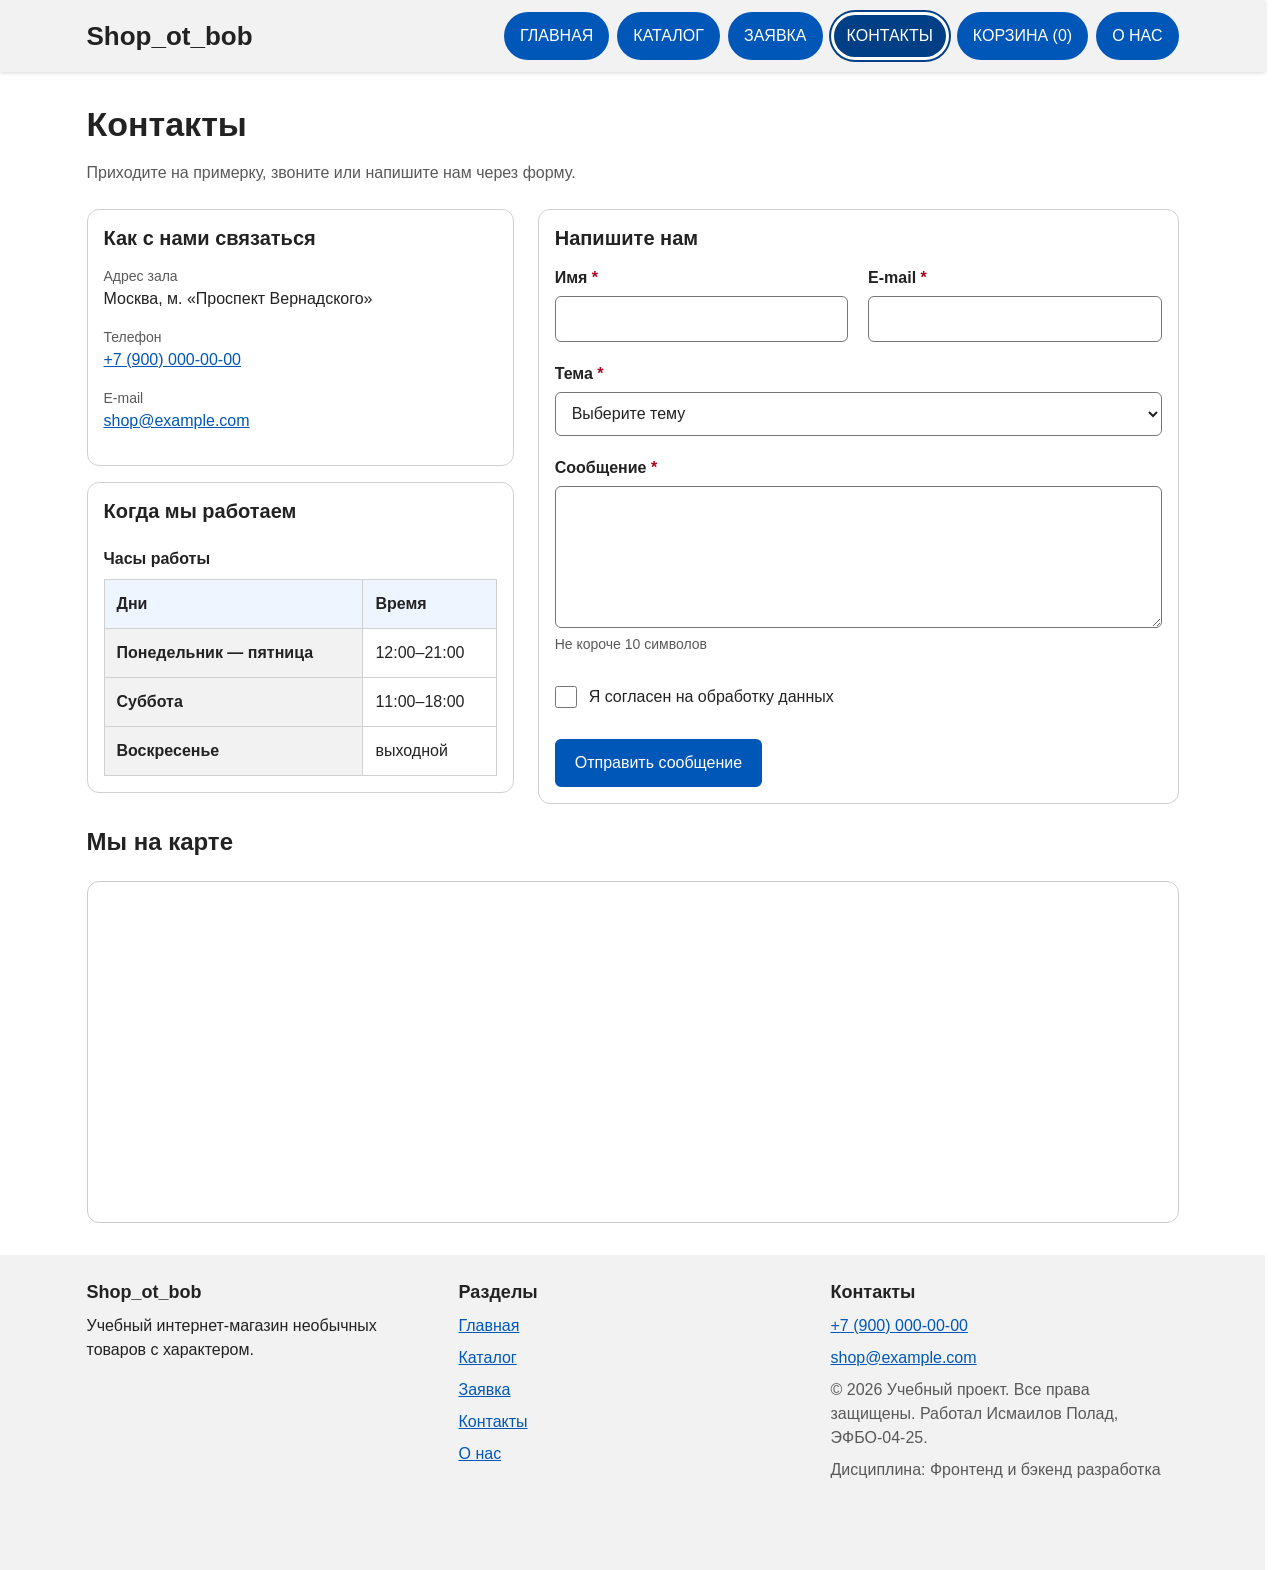
<file: contacts.html>
<!DOCTYPE html>
<html lang="ru">
<head>
  <meta charset="UTF-8">
  <meta name="viewport" content="width=device-width, initial-scale=1.0">
  <title>Контакты — Shop_ot_bob</title>
  <meta name="description" content="Контакты Shop_ot_bob: адрес, телефон, часы работы и форма обратной связи.">
  <link rel="icon" type="image/png" href="images/favicon.png">
  <link rel="stylesheet" href="css/style.css">
  <link rel="stylesheet" href="css/responsive.css">
  <script src="js/data.js" defer></script>
  <script src="js/storage.js" defer></script>
  <script src="js/feedback.js" defer></script>
  <script src="js/cart.js" defer></script>
  <script src="js/kr3-scripts.js" defer></script>
  <script src="js/main.js" defer></script>
</head>
<body>
<a class="skip-link" href="#main">Перейти к основному содержимому</a>

<header class="page-header">
  <div class="site-header">
    <a class="site-logo" href="index.html">Shop_ot_bob</a>

    <button class="nav-toggle" type="button" aria-expanded="false" aria-controls="site-nav" hidden>
      <span class="nav-toggle__icon" aria-hidden="true"></span>
      Меню
    </button>

    <nav class="site-nav" id="site-nav" aria-label="Основная навигация">
      <ul class="site-nav__list">
        <li class="site-nav__item"><a class="site-nav__link" href="index.html">Главная</a></li>
        <li class="site-nav__item"><a class="site-nav__link" href="catalog.html">Каталог</a></li>
        <li class="site-nav__item"><a class="site-nav__link" href="order.html">Заявка</a></li>
        <li class="site-nav__item"><a class="site-nav__link site-nav__link--active" href="contacts.html" aria-current="page">Контакты</a></li>
        <li class="site-nav__item"><a class="site-nav__link" href="cart.html">Корзина (<span data-cart-count>0</span>)</a></li>
        <li class="site-nav__item"><a class="site-nav__link" href="onas.html">О нас</a></li>
      </ul>
    </nav>
  </div>
</header>
<p class="shop-status" data-shop-status role="status" aria-live="polite"></p>

<main class="main" id="main" tabindex="-1">
  <h1 class="page-title">Контакты</h1>
  <p class="page-lead">Приходите на примерку, звоните или напишите нам через форму.</p>

  <div class="contacts-grid">
    <div class="contacts-grid__info">
      <section class="contact-card" aria-labelledby="contact-info-title">
        <h2 id="contact-info-title">Как с нами связаться</h2>
        <address>
          <dl class="contact-list">
            <dt>Адрес зала</dt>
            <dd>Москва, м. «Проспект Вернадского»</dd>
            <dt>Телефон</dt>
            <dd><a href="tel:+79000000000">+7 (900) 000-00-00</a></dd>
            <dt>E-mail</dt>
            <dd><a href="mailto:shop@example.com">shop@example.com</a></dd>
          </dl>
        </address>
      </section>

      <section class="contact-card" aria-labelledby="hours-title">
        <h2 id="hours-title">Когда мы работаем</h2>
        <div class="table-wrapper">
          <table class="product-table product-table--compact">
              <caption>Часы работы</caption>
            <thead>
              <tr>
                <th scope="col">Дни</th>
                <th scope="col">Время</th>
              </tr>
            </thead>
            <tbody>
              <tr>
                <th scope="row">Понедельник — пятница</th>
                <td>12:00–21:00</td>
              </tr>
              <tr>
                <th scope="row">Суббота</th>
                <td>11:00–18:00</td>
              </tr>
              <tr>
                <th scope="row">Воскресенье</th>
                <td>выходной</td>
              </tr>
            </tbody>
          </table>
        </div>
      </section>
    </div>

    <section class="contact-card" aria-labelledby="feedback-title">
      <h2 id="feedback-title">Напишите нам</h2>

      <form class="order-form js-form" id="contact-form" action="#" method="post" data-success="contact-success" novalidate>
          <div class="order-form__group">
            <label class="order-form__label" for="contact-name">Имя <span class="order-form__required" aria-hidden="true">*</span></label>
            <input class="order-form__input" id="contact-name" name="name" type="text" minlength="2" autocomplete="given-name" required aria-describedby="contact-name-error">
            <p class="form-error" id="contact-name-error" hidden></p>
          </div>

          <div class="order-form__group">
            <label class="order-form__label" for="contact-email">E-mail <span class="order-form__required" aria-hidden="true">*</span></label>
            <input class="order-form__input" id="contact-email" name="email" type="email" autocomplete="email" required aria-describedby="contact-email-error">
            <p class="form-error" id="contact-email-error" hidden></p>
          </div>

          <div class="order-form__group order-form__group--wide">
            <label class="order-form__label" for="contact-topic">Тема <span class="order-form__required" aria-hidden="true">*</span></label>
            <select class="order-form__select" id="contact-topic" name="topic" required aria-describedby="contact-topic-error">
              <option value="">Выберите тему</option>
              <option value="fitting">Запись на примерку</option>
              <option value="consultation">Консультация по подбору</option>
              <option value="warranty">Гарантия и возврат</option>
              <option value="other">Другое</option>
            </select>
            <p class="form-error" id="contact-topic-error" hidden></p>
          </div>

          <div class="order-form__group order-form__group--wide">
            <label class="order-form__label" for="contact-message">Сообщение <span class="order-form__required" aria-hidden="true">*</span></label>
            <textarea class="order-form__textarea" id="contact-message" name="message" rows="5" minlength="10" required aria-describedby="contact-message-hint contact-message-error"></textarea>
            <p class="form-note" id="contact-message-hint">Не короче 10 символов</p>
            <p class="form-error" id="contact-message-error" hidden></p>
          </div>

          <div class="order-form__group order-form__group--wide">
            <label class="order-form__check" for="contact-agreement">
              <input id="contact-agreement" name="agreement" type="checkbox" required aria-describedby="contact-agreement-error" data-error="Отметьте согласие на обработку данных">
              Я согласен на обработку данных
            </label>
            <p class="form-error" id="contact-agreement-error" hidden></p>
          </div>

          <div class="form-actions">
            <button class="button" type="submit">Отправить сообщение</button>
          </div>
      </form>

      <p class="success-message" id="contact-success" role="status"></p>
    </section>

    <section class="contacts-grid__map" aria-labelledby="map-title">
      <h2 class="section__title" id="map-title">Мы на карте</h2>
      <div class="map-container">
        <iframe src="https://yandex.ru/map-widget/v1/?um=constructor%3A89a524108dad21f16cf2f4a0d76adc41d935ef46cfc1c6afd9af5f4293ef12c2&amp;source=constructor" title="Яндекс Карта: как добраться до магазина Shop_ot_bob" loading="lazy"></iframe>
      </div>
    </section>
  </div>
</main>

<footer class="site-footer">
  <div class="site-footer__inner">
    <div class="site-footer__col">
      <p class="site-footer__title">Shop_ot_bob</p>
      <p>Учебный интернет-магазин необычных товаров с характером.</p>
    </div>

    <nav class="site-footer__col" aria-label="Навигация в подвале">
      <p class="site-footer__title">Разделы</p>
      <ul class="site-footer__list">
          <li><a href="index.html">Главная</a></li>
          <li><a href="catalog.html">Каталог</a></li>
          <li><a href="order.html">Заявка</a></li>
          <li><a href="contacts.html">Контакты</a></li>
          <li><a href="onas.html">О нас</a></li>
      </ul>
    </nav>

    <div class="site-footer__col">
      <p class="site-footer__title">Контакты</p>
      <ul class="site-footer__list">
        <li><a href="tel:+79000000000">+7 (900) 000-00-00</a></li>
        <li><a href="mailto:shop@example.com">shop@example.com</a></li>
      </ul>
      <p class="site-footer__copy">&copy; 2026 Учебный проект. Все права защищены. Работал Исмаилов Полад, ЭФБО-04-25.</p>
      <p class="site-footer__copy">Дисциплина: Фронтенд и бэкенд разработка</p>
    </div>
  </div>
</footer>

<a class="back-to-top" href="#top" aria-label="Наверх, к началу страницы"><span aria-hidden="true">↑</span></a>
</body>
</html>
</file>
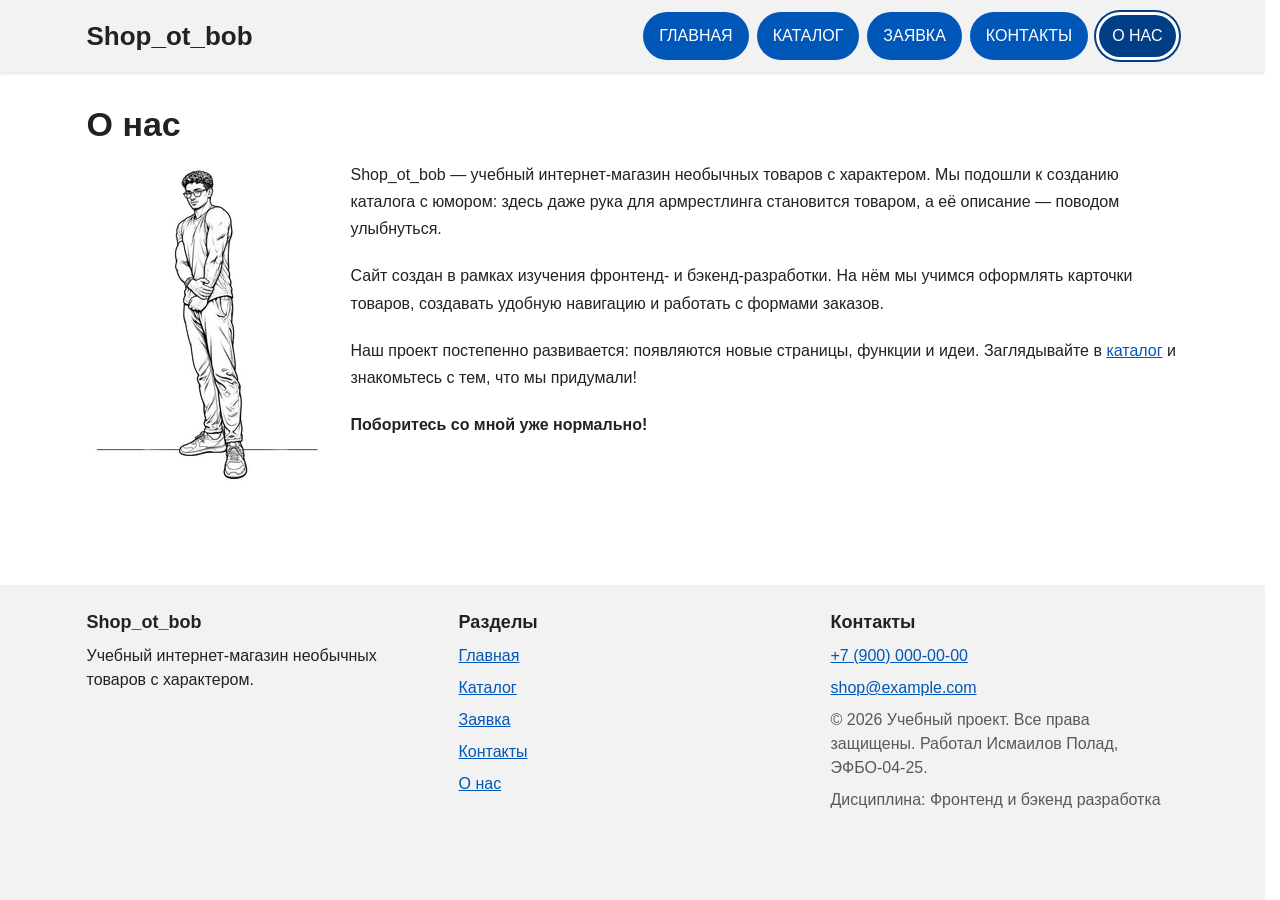
<file: onas.html>
<!DOCTYPE html>
<html lang="ru">
<head>
  <meta charset="UTF-8">
  <meta name="viewport" content="width=device-width, initial-scale=1.0">
  <title>О нас — Shop_ot_bob</title>
  <meta name="description" content="О проекте Shop_ot_bob — учебном интернет-магазине необычных товаров.">
  <link rel="icon" type="image/png" href="images/favicon.png">
  <link rel="stylesheet" href="css/style.css">
  <link rel="stylesheet" href="css/responsive.css">
  <script src="js/data.js" defer></script>
  <script src="js/storage.js" defer></script>
  <script src="js/feedback.js" defer></script>
  <script src="js/cart.js" defer></script>
  <script src="js/kr3-scripts.js" defer></script>
  <script src="js/main.js" defer></script>
</head>
<body>
<a class="skip-link" href="#main">Перейти к основному содержимому</a>

<header class="page-header">
  <div class="site-header">
    <a class="site-logo" href="index.html">Shop_ot_bob</a>

    <button class="nav-toggle" type="button" aria-expanded="false" aria-controls="site-nav" hidden>
      <span class="nav-toggle__icon" aria-hidden="true"></span>
      Меню
    </button>

    <nav class="site-nav" id="site-nav" aria-label="Основная навигация">
      <ul class="site-nav__list">
        <li class="site-nav__item"><a class="site-nav__link" href="index.html">Главная</a></li>
        <li class="site-nav__item"><a class="site-nav__link" href="catalog.html">Каталог</a></li>
        <li class="site-nav__item"><a class="site-nav__link" href="order.html">Заявка</a></li>
        <li class="site-nav__item"><a class="site-nav__link" href="contacts.html">Контакты</a></li>
        <li class="site-nav__item"><a class="site-nav__link site-nav__link--active" href="onas.html" aria-current="page">О нас</a></li>
      </ul>
    </nav>
  </div>
</header>
<p class="shop-status" data-shop-status role="status" aria-live="polite"></p>

<main class="main" id="main" tabindex="-1">
  <h1 class="page-title">О нас</h1>

  <div class="about">
    <picture>
      <source type="image/webp" srcset="images/founder-240.webp 1x, images/founder-480.webp 2x">
      <img
        class="about__image"
        src="images/founder-240.jpg"
        srcset="images/founder-240.jpg 1x, images/founder-480.jpg 2x"
        alt="Рисунок: основатель магазина — кудрявый парень в очках, футболке и спортивных штанах"
        width="240"
        height="328"
        loading="lazy"
      >
    </picture>

    <div>
      <p>
        Shop_ot_bob — учебный интернет-магазин необычных товаров с характером. Мы подошли к созданию каталога с юмором:
        здесь даже рука для армрестлинга становится товаром, а её описание — поводом улыбнуться.
      </p>
      <p>
        Сайт создан в рамках изучения фронтенд- и бэкенд-разработки. На нём мы учимся оформлять карточки товаров,
        создавать удобную навигацию и работать с формами заказов.
      </p>
      <p>
        Наш проект постепенно развивается: появляются новые страницы, функции и идеи.
        Заглядывайте в <a href="catalog.html">каталог</a> и знакомьтесь с тем, что мы придумали!
      </p>
      <p><strong>Поборитесь со мной уже нормально!</strong></p>
    </div>
  </div>
</main>

<footer class="site-footer">
  <div class="site-footer__inner">
    <div class="site-footer__col">
      <p class="site-footer__title">Shop_ot_bob</p>
      <p>Учебный интернет-магазин необычных товаров с характером.</p>
    </div>

    <nav class="site-footer__col" aria-label="Навигация в подвале">
      <p class="site-footer__title">Разделы</p>
      <ul class="site-footer__list">
          <li><a href="index.html">Главная</a></li>
          <li><a href="catalog.html">Каталог</a></li>
          <li><a href="order.html">Заявка</a></li>
          <li><a href="contacts.html">Контакты</a></li>
          <li><a href="onas.html">О нас</a></li>
      </ul>
    </nav>

    <div class="site-footer__col">
      <p class="site-footer__title">Контакты</p>
      <ul class="site-footer__list">
        <li><a href="tel:+79000000000">+7 (900) 000-00-00</a></li>
        <li><a href="mailto:shop@example.com">shop@example.com</a></li>
      </ul>
      <p class="site-footer__copy">&copy; 2026 Учебный проект. Все права защищены. Работал Исмаилов Полад, ЭФБО-04-25.</p>
      <p class="site-footer__copy">Дисциплина: Фронтенд и бэкенд разработка</p>
    </div>
  </div>
</footer>

<a class="back-to-top" href="#top" aria-label="Наверх, к началу страницы"><span aria-hidden="true">↑</span></a>
</body>
</html>
</file>
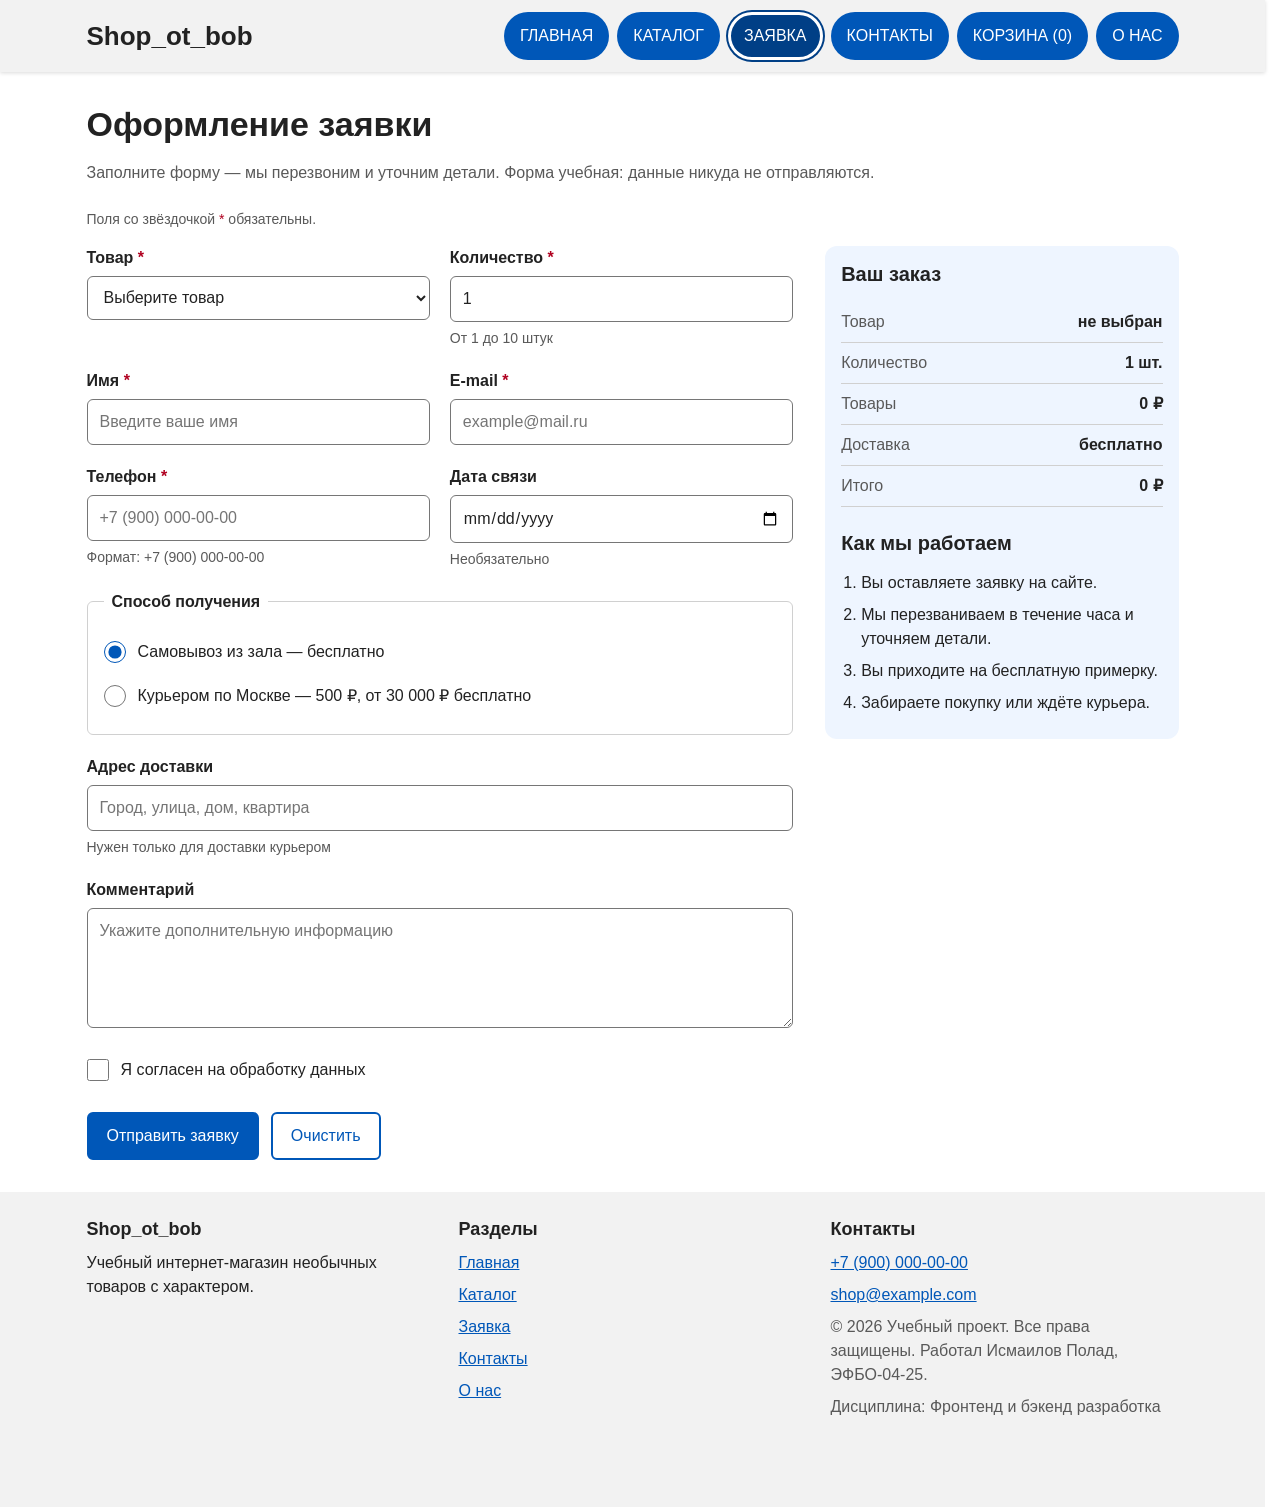
<file: order.html>
<!DOCTYPE html>
<html lang="ru">
<head>
  <meta charset="UTF-8">
  <meta name="viewport" content="width=device-width, initial-scale=1.0">
  <title>Оформление заявки — Shop_ot_bob</title>
  <meta name="description" content="Форма заявки на покупку товара в учебном магазине Shop_ot_bob.">
  <link rel="icon" type="image/png" href="images/favicon.png">
  <link rel="stylesheet" href="css/style.css">
  <link rel="stylesheet" href="css/responsive.css">
  <script src="js/data.js" defer></script>
  <script src="js/storage.js" defer></script>
  <script src="js/feedback.js" defer></script>
  <script src="js/cart.js" defer></script>
  <script src="js/kr3-scripts.js" defer></script>
  <script src="js/validation.js" defer></script>
  <script src="js/main.js" defer></script>
</head>
<body>
<a class="skip-link" href="#main">Перейти к основному содержимому</a>

<header class="page-header">
  <div class="site-header">
    <a class="site-logo" href="index.html">Shop_ot_bob</a>

    <button class="nav-toggle" type="button" aria-expanded="false" aria-controls="site-nav" hidden>
      <span class="nav-toggle__icon" aria-hidden="true"></span>
      Меню
    </button>

    <nav class="site-nav" id="site-nav" aria-label="Основная навигация">
      <ul class="site-nav__list">
        <li class="site-nav__item"><a class="site-nav__link" href="index.html">Главная</a></li>
        <li class="site-nav__item"><a class="site-nav__link" href="catalog.html">Каталог</a></li>
        <li class="site-nav__item"><a class="site-nav__link site-nav__link--active" href="order.html" aria-current="page">Заявка</a></li>
        <li class="site-nav__item"><a class="site-nav__link" href="contacts.html">Контакты</a></li>
        <li class="site-nav__item"><a class="site-nav__link" href="cart.html">Корзина (<span data-cart-count>0</span>)</a></li>
        <li class="site-nav__item"><a class="site-nav__link" href="onas.html">О нас</a></li>
      </ul>
    </nav>
  </div>
</header>
<p class="shop-status" data-shop-status role="status" aria-live="polite"></p>

<main class="main" id="main" tabindex="-1">
  <h1 class="page-title">Оформление заявки</h1>
  <p class="page-lead">Заполните форму — мы перезвоним и уточним детали. Форма учебная: данные никуда не отправляются.</p>

  <p class="form-note page-note">Поля со звёздочкой <span class="order-form__required" aria-hidden="true">*</span> обязательны.</p>

  <div class="order-layout">
    <div>
      <form class="order-form" id="order-form" action="#" method="post" data-validate="order" novalidate>
        <div class="order-form__group">
          <label class="order-form__label" for="order-product">Товар <span class="order-form__required" aria-hidden="true">*</span></label>
          <select class="order-form__select" id="order-product" name="product" required aria-describedby="order-product-error">
            <option value="">Выберите товар</option>
            <option value="1">Рука «Титан» — правая мужская — 32&nbsp;000&nbsp;₽</option>
            <option value="2">Рука «Титан» — левая мужская — 31&nbsp;000&nbsp;₽</option>
            <option value="3">Рука «Валькирия» — правая женская — 21&nbsp;000&nbsp;₽</option>
            <option value="4">Рука «Валькирия» — левая женская — 20&nbsp;400&nbsp;₽</option>
            <option value="5">Рука «Будни» — правая мужская — 10&nbsp;000&nbsp;₽</option>
            <option value="6">Рука «Будни» — левая мужская — 10&nbsp;000&nbsp;₽</option>
            <option value="7">Рука «Грация» — правая женская — 9&nbsp;000&nbsp;₽</option>
            <option value="8">Рука «Грация» — левая женская — 9&nbsp;000&nbsp;₽</option>
          </select>
          <p class="form-error" id="order-product-error" hidden></p>
        </div>

        <div class="order-form__group">
          <label class="order-form__label" for="order-quantity">Количество <span class="order-form__required" aria-hidden="true">*</span></label>
          <input class="order-form__input" id="order-quantity" name="quantity" type="number" min="1" max="10" value="1" inputmode="numeric" required aria-describedby="order-quantity-hint order-quantity-error">
          <p class="form-note" id="order-quantity-hint">От 1 до 10 штук</p>
          <p class="form-error" id="order-quantity-error" hidden></p>
        </div>

        <div class="order-form__group">
          <label class="order-form__label" for="order-name">Имя <span class="order-form__required" aria-hidden="true">*</span></label>
          <input class="order-form__input" id="order-name" name="name" type="text" minlength="2" autocomplete="given-name" placeholder="Введите ваше имя" required aria-describedby="order-name-error">
          <p class="form-error" id="order-name-error" hidden></p>
        </div>

        <div class="order-form__group">
          <label class="order-form__label" for="order-email">E-mail <span class="order-form__required" aria-hidden="true">*</span></label>
          <input class="order-form__input" id="order-email" name="email" type="email" autocomplete="email" placeholder="example@mail.ru" required aria-describedby="order-email-error">
          <p class="form-error" id="order-email-error" hidden></p>
        </div>

        <div class="order-form__group">
          <label class="order-form__label" for="order-phone">Телефон <span class="order-form__required" aria-hidden="true">*</span></label>
          <input class="order-form__input" id="order-phone" name="phone" type="tel" inputmode="tel" autocomplete="tel" placeholder="+7 (900) 000-00-00" required aria-describedby="order-phone-hint order-phone-error">
          <p class="form-note" id="order-phone-hint">Формат: +7 (900) 000-00-00</p>
          <p class="form-error" id="order-phone-error" hidden></p>
        </div>

        <div class="order-form__group">
          <label class="order-form__label" for="order-date">Дата связи</label>
          <input class="order-form__input" id="order-date" name="date" type="date" aria-describedby="order-date-hint order-date-error">
          <p class="form-note" id="order-date-hint">Необязательно</p>
          <p class="form-error" id="order-date-error" hidden></p>
        </div>

        <fieldset class="order-form__fieldset order-form__group--wide">
          <legend>Способ получения</legend>
          <label class="order-form__check" for="order-pickup">
            <input id="order-pickup" name="delivery" type="radio" value="pickup" checked>
            Самовывоз из зала — бесплатно
          </label>
          <label class="order-form__check" for="order-courier">
            <input id="order-courier" name="delivery" type="radio" value="courier">
            Курьером по Москве — 500&nbsp;₽, от 30&nbsp;000&nbsp;₽ бесплатно
          </label>
        </fieldset>

        <div class="order-form__group order-form__group--wide">
          <label class="order-form__label" for="order-address">Адрес доставки</label>
          <input class="order-form__input" id="order-address" name="address" type="text" autocomplete="street-address" placeholder="Город, улица, дом, квартира" aria-describedby="order-address-hint order-address-error">
          <p class="form-note" id="order-address-hint">Нужен только для доставки курьером</p>
          <p class="form-error" id="order-address-error" hidden></p>
        </div>

        <div class="order-form__group order-form__group--wide">
          <label class="order-form__label" for="order-comment">Комментарий</label>
          <textarea class="order-form__textarea" id="order-comment" name="comment" rows="4" placeholder="Укажите дополнительную информацию" aria-describedby="order-comment-error"></textarea>
          <p class="form-error" id="order-comment-error" hidden></p>
        </div>

        <div class="order-form__group order-form__group--wide">
          <label class="order-form__check" for="order-agreement">
            <input id="order-agreement" name="agreement" type="checkbox" required aria-describedby="order-agreement-error">
            Я согласен на обработку данных
          </label>
          <p class="form-error" id="order-agreement-error" hidden></p>
        </div>

        <div class="form-actions">
          <button class="button" type="submit">Отправить заявку</button>
          <button class="button button--ghost" type="reset">Очистить</button>
        </div>

        <p class="form-message" aria-live="polite"></p>
      </form>
    </div>

    <aside class="order-aside" aria-label="Информация о заказе">
      <h2>Ваш заказ</h2>
      <!-- aria-live: скринридер сообщит об изменении суммы -->
      <dl class="order-summary" id="order-summary" aria-live="polite">
        <div><dt>Товар</dt><dd id="summary-product">не выбран</dd></div>
        <div><dt>Количество</dt><dd id="summary-quantity">1 шт.</dd></div>
        <div><dt>Товары</dt><dd id="summary-goods">0 ₽</dd></div>
        <div><dt>Доставка</dt><dd id="summary-delivery">бесплатно</dd></div>
        <div><dt>Итого</dt><dd id="summary-total">0 ₽</dd></div>
      </dl>

      <h2>Как мы работаем</h2>
      <ol class="order-steps">
        <li>Вы оставляете заявку на сайте.</li>
        <li>Мы перезваниваем в течение часа и уточняем детали.</li>
        <li>Вы приходите на бесплатную примерку.</li>
        <li>Забираете покупку или ждёте курьера.</li>
      </ol>
    </aside>
  </div>
</main>

<footer class="site-footer">
  <div class="site-footer__inner">
    <div class="site-footer__col">
      <p class="site-footer__title">Shop_ot_bob</p>
      <p>Учебный интернет-магазин необычных товаров с характером.</p>
    </div>

    <nav class="site-footer__col" aria-label="Навигация в подвале">
      <p class="site-footer__title">Разделы</p>
      <ul class="site-footer__list">
          <li><a href="index.html">Главная</a></li>
          <li><a href="catalog.html">Каталог</a></li>
          <li><a href="order.html">Заявка</a></li>
          <li><a href="contacts.html">Контакты</a></li>
          <li><a href="onas.html">О нас</a></li>
      </ul>
    </nav>

    <div class="site-footer__col">
      <p class="site-footer__title">Контакты</p>
      <ul class="site-footer__list">
        <li><a href="tel:+79000000000">+7 (900) 000-00-00</a></li>
        <li><a href="mailto:shop@example.com">shop@example.com</a></li>
      </ul>
      <p class="site-footer__copy">&copy; 2026 Учебный проект. Все права защищены. Работал Исмаилов Полад, ЭФБО-04-25.</p>
      <p class="site-footer__copy">Дисциплина: Фронтенд и бэкенд разработка</p>
    </div>
  </div>
</footer>

<a class="back-to-top" href="#top" aria-label="Наверх, к началу страницы"><span aria-hidden="true">↑</span></a>
</body>
</html>
</file>
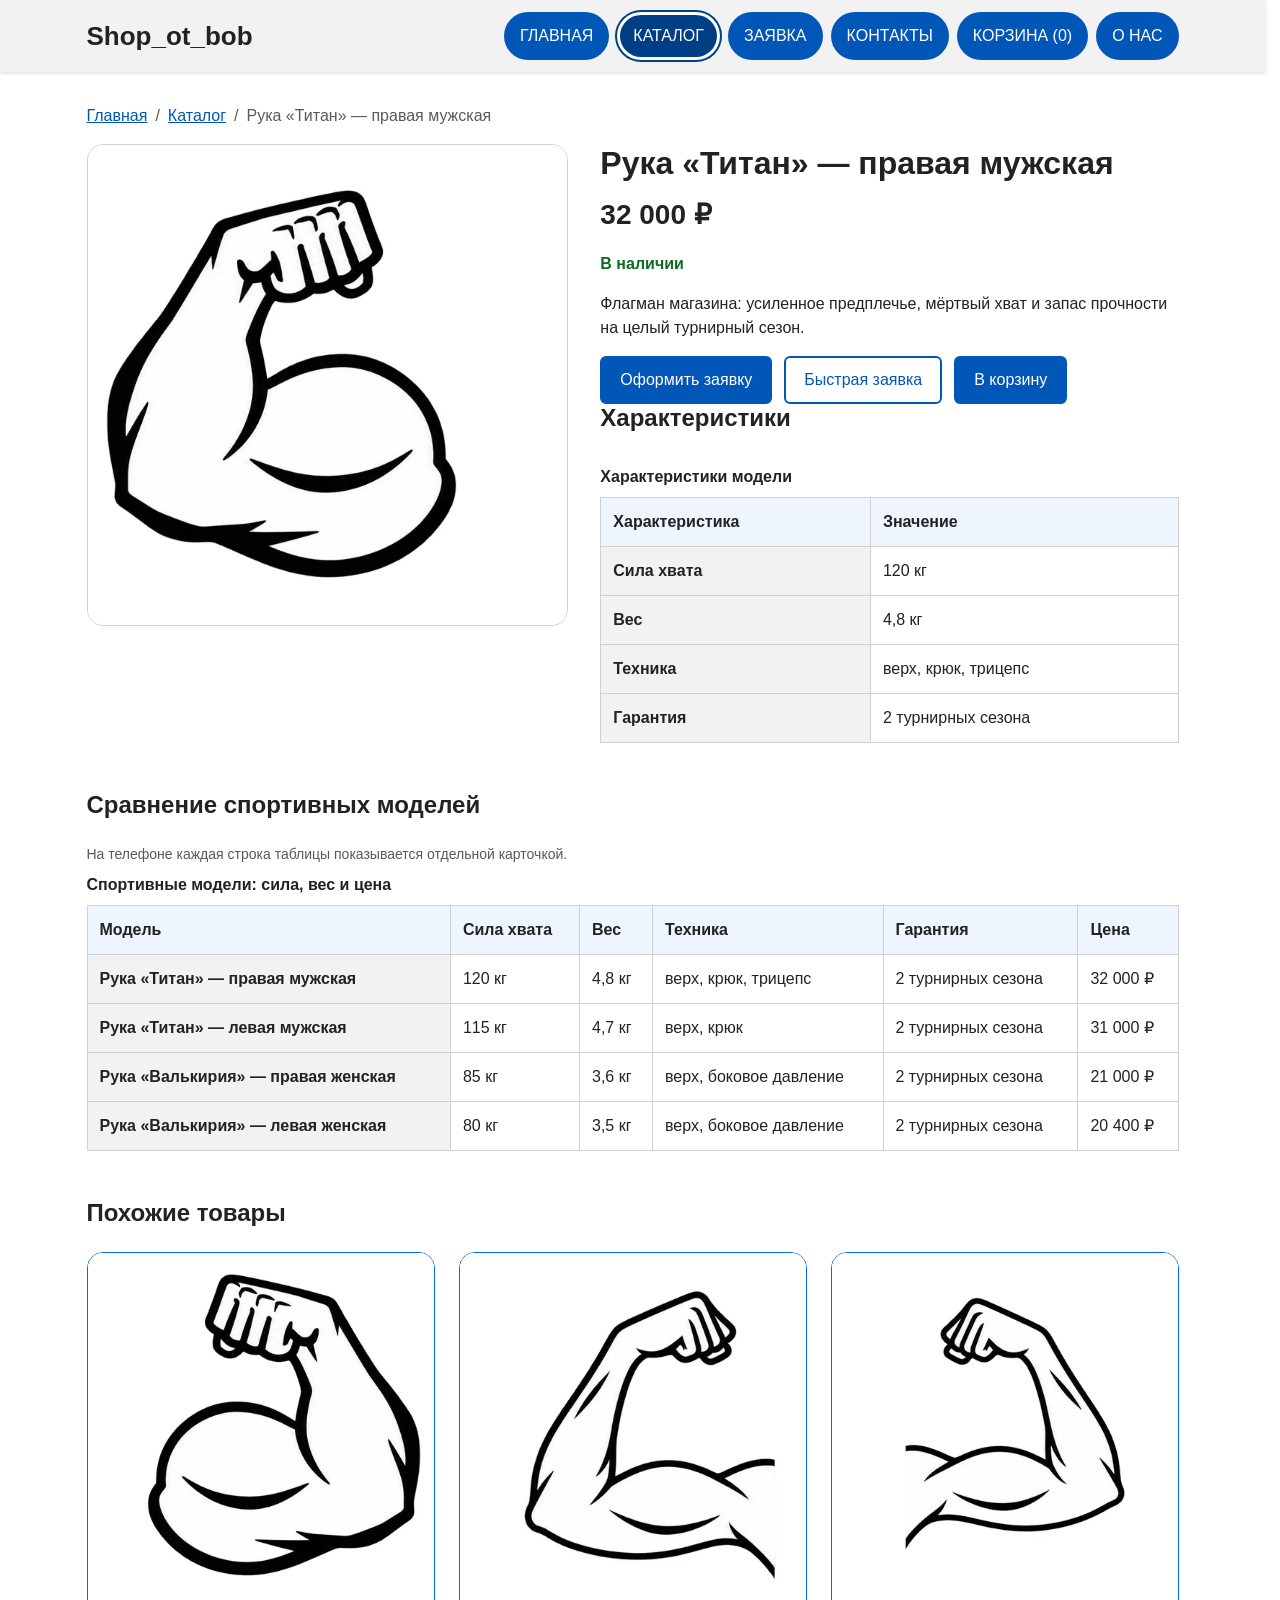
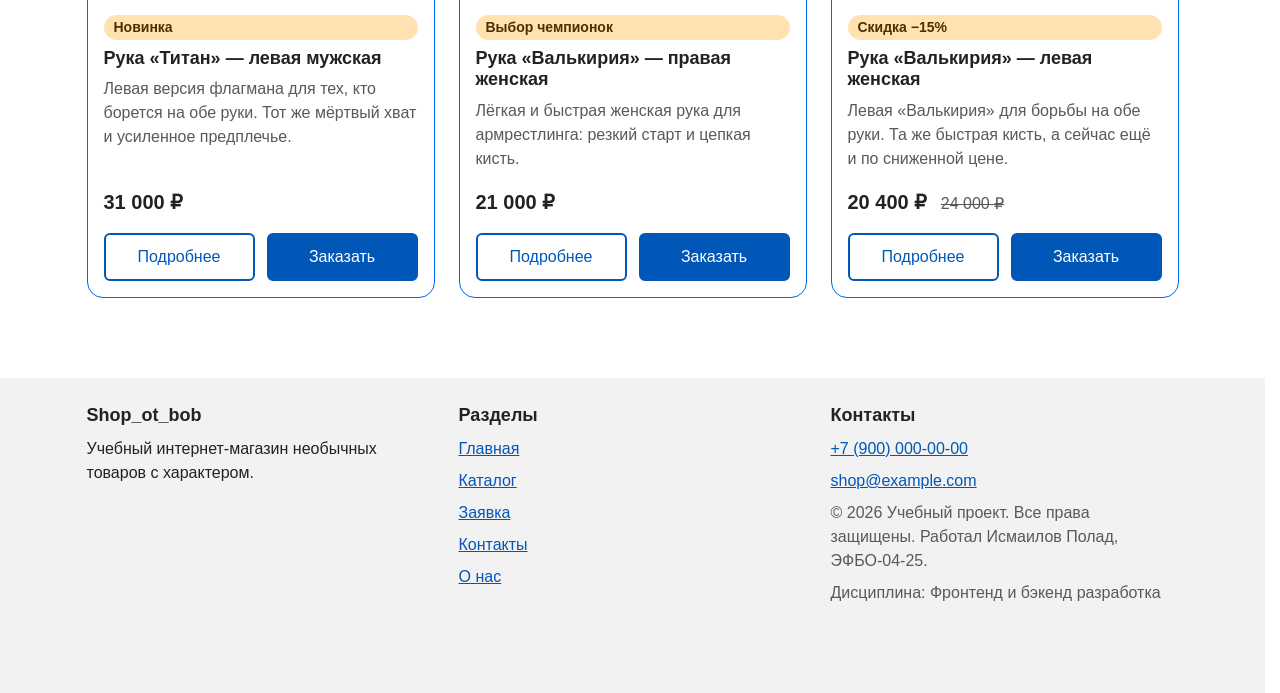
<file: product.html>
<!DOCTYPE html>
<html lang="ru">
<head>
  <meta charset="UTF-8">
  <meta name="viewport" content="width=device-width, initial-scale=1.0">
  <title>Рука «Титан» — правая мужская — Shop_ot_bob</title>
  <meta name="description" content="Рука «Титан» для армрестлинга: описание, характеристики и сравнение моделей.">
  <link rel="icon" type="image/png" href="images/favicon.png">
  <link rel="stylesheet" href="css/style.css">
  <link rel="stylesheet" href="css/responsive.css">
  <script src="js/data.js" defer></script>
  <script src="js/storage.js" defer></script>
  <script src="js/feedback.js" defer></script>
  <script src="js/cart.js" defer></script>
  <script src="js/kr3-scripts.js" defer></script>
  <script src="js/main.js" defer></script>
</head>
<body>
<a class="skip-link" href="#main">Перейти к основному содержимому</a>

<header class="page-header">
  <div class="site-header">
    <a class="site-logo" href="index.html">Shop_ot_bob</a>

    <button class="nav-toggle" type="button" aria-expanded="false" aria-controls="site-nav" hidden>
      <span class="nav-toggle__icon" aria-hidden="true"></span>
      Меню
    </button>

    <nav class="site-nav" id="site-nav" aria-label="Основная навигация">
      <ul class="site-nav__list">
        <li class="site-nav__item"><a class="site-nav__link" href="index.html">Главная</a></li>
        <li class="site-nav__item"><a class="site-nav__link site-nav__link--active" href="catalog.html">Каталог</a></li>
        <li class="site-nav__item"><a class="site-nav__link" href="order.html">Заявка</a></li>
        <li class="site-nav__item"><a class="site-nav__link" href="contacts.html">Контакты</a></li>
        <li class="site-nav__item"><a class="site-nav__link" href="cart.html">Корзина (<span data-cart-count>0</span>)</a></li>
        <li class="site-nav__item"><a class="site-nav__link" href="onas.html">О нас</a></li>
      </ul>
    </nav>
  </div>
</header>
<p class="shop-status" data-shop-status role="status" aria-live="polite"></p>

<main class="main" id="main" tabindex="-1">
  <nav class="breadcrumbs" aria-label="Хлебные крошки">
    <ol class="breadcrumbs__list">
      <li><a href="index.html">Главная</a></li>
      <li><a href="catalog.html">Каталог</a></li>
      <li id="product-crumb" aria-current="page">Рука «Титан» — правая мужская</li>
    </ol>
  </nav>

  <section class="product section" id="product">
    <div class="product__media">
      <picture>
        <source id="product-image-webp"
          type="image/webp"
          srcset="images/pravaya_ruka-320.webp 320w,
                  images/pravaya_ruka-480.webp 480w,
                  images/pravaya_ruka-640.webp 640w"
          sizes="(max-width: 767px) 100vw, (max-width: 1187px) 45vw, 500px"
        >
        <img id="product-image"
          class="product__image"
          src="images/pravaya_ruka-640.jpg"
          srcset="images/pravaya_ruka-320.jpg 320w,
                  images/pravaya_ruka-480.jpg 480w,
                  images/pravaya_ruka-640.jpg 640w"
          sizes="(max-width: 767px) 100vw, (max-width: 1187px) 45vw, 500px"
          alt="Рисунок: согнутая в локте правая мужская рука с крупным бицепсом и сжатым кулаком"
          width="640"
          height="640"
        >
      </picture>
    </div>

    <div class="product__info">
      <h1 class="product__title" id="product-title">Рука «Титан» — правая мужская</h1>
      <p class="product__price" id="product-price">32&nbsp;000&nbsp;₽</p>
      <p class="product__stock" id="product-stock">В наличии</p>
      <p id="product-description">Флагман магазина. «Титан» создан для тех, кто выходит к столу за победой: усиленное предплечье, мёртвый хват и запас прочности на целый турнирный сезон. Подходит для борьбы правой рукой в любой весовой категории.</p>

      <div class="product__actions">
        <a class="button" id="product-order-link" href="order.html?product=1">Оформить заявку</a>
        <button class="button button--ghost product-card__button" id="product-quick-order" type="button" data-product="Рука «Титан» — правая мужская">Быстрая заявка</button>
      </div>

      <h2 class="section__title">Характеристики</h2>

      <div class="table-wrapper">
        <table class="product-table product-table--compact">
          <caption>Характеристики модели</caption>
          <thead>
            <tr>
              <th scope="col">Характеристика</th>
              <th scope="col">Значение</th>
            </tr>
          </thead>
          <tbody id="product-specs">
            <tr>
              <th scope="row">Сила хвата</th>
              <td>120 кг</td>
            </tr>
            <tr>
              <th scope="row">Вес</th>
              <td>4,8 кг</td>
            </tr>
            <tr>
              <th scope="row">Техника</th>
              <td>верх, крюк, трицепс</td>
            </tr>
            <tr>
              <th scope="row">Гарантия</th>
              <td>2 турнирных сезона</td>
            </tr>
          </tbody>
        </table>
      </div>
    </div>
  </section>

  <section class="section" aria-labelledby="compare-title">
    <h2 class="section__title" id="compare-title">Сравнение спортивных моделей</h2>
    <p class="form-note">На телефоне каждая строка таблицы показывается отдельной карточкой.</p>

    <div class="table-wrapper table-wrapper--cards">
      <table class="product-table product-table--cards">
          <caption>Спортивные модели: сила, вес и цена</caption>
        <thead>
          <tr>
              <th scope="col">Модель</th>
              <th scope="col">Сила хвата</th>
              <th scope="col">Вес</th>
              <th scope="col">Техника</th>
              <th scope="col">Гарантия</th>
              <th scope="col">Цена</th>
          </tr>
        </thead>
        <tbody>
            <tr>
              <th scope="row">Рука «Титан» — правая мужская</th>
              <td data-label="Сила хвата">120 кг</td>
              <td data-label="Вес">4,8 кг</td>
              <td data-label="Техника">верх, крюк, трицепс</td>
              <td data-label="Гарантия">2 турнирных сезона</td>
              <td data-label="Цена">32&nbsp;000&nbsp;₽</td>
            </tr>
            <tr>
              <th scope="row">Рука «Титан» — левая мужская</th>
              <td data-label="Сила хвата">115 кг</td>
              <td data-label="Вес">4,7 кг</td>
              <td data-label="Техника">верх, крюк</td>
              <td data-label="Гарантия">2 турнирных сезона</td>
              <td data-label="Цена">31&nbsp;000&nbsp;₽</td>
            </tr>
            <tr>
              <th scope="row">Рука «Валькирия» — правая женская</th>
              <td data-label="Сила хвата">85 кг</td>
              <td data-label="Вес">3,6 кг</td>
              <td data-label="Техника">верх, боковое давление</td>
              <td data-label="Гарантия">2 турнирных сезона</td>
              <td data-label="Цена">21&nbsp;000&nbsp;₽</td>
            </tr>
            <tr>
              <th scope="row">Рука «Валькирия» — левая женская</th>
              <td data-label="Сила хвата">80 кг</td>
              <td data-label="Вес">3,5 кг</td>
              <td data-label="Техника">верх, боковое давление</td>
              <td data-label="Гарантия">2 турнирных сезона</td>
              <td data-label="Цена">20&nbsp;400&nbsp;₽</td>
            </tr>
        </tbody>
      </table>
    </div>
  </section>

  <section class="section" aria-labelledby="related-title">
    <h2 class="section__title" id="related-title">Похожие товары</h2>

    <div class="products-grid">
      <article class="product-card">
        <picture>
          <source
            type="image/webp"
            srcset="images/levaya_ruka-320.webp 320w,
                    images/levaya_ruka-480.webp 480w,
                    images/levaya_ruka-640.webp 640w"
            sizes="(max-width: 639px) 100vw, (max-width: 1023px) 50vw, 350px"
          >
          <img
            class="product-card__image"
            src="images/levaya_ruka-480.jpg"
            srcset="images/levaya_ruka-320.jpg 320w,
                    images/levaya_ruka-480.jpg 480w,
                    images/levaya_ruka-640.jpg 640w"
            sizes="(max-width: 639px) 100vw, (max-width: 1023px) 50vw, 350px"
            alt="Рисунок: согнутая в локте левая мужская рука с крупным бицепсом и сжатым кулаком"
            width="640"
            height="640"
            loading="lazy"
          >
        </picture>
        <div class="product-card__body">
          <p class="product-card__badge">Новинка</p>
          <h3 class="product-card__title"><a href="product.html?id=2">Рука «Титан» — левая мужская</a></h3>
          <p class="product-card__description">Левая версия флагмана для тех, кто борется на обе руки. Тот же мёртвый хват и усиленное предплечье.</p>
          <p class="product-card__price">31&nbsp;000&nbsp;₽</p>
          <div class="product-card__actions">
            <a class="button button--ghost" href="product.html?id=2" aria-label="Подробнее: Рука «Титан» — левая мужская">Подробнее</a>
            <button class="button product-card__button" type="button" data-product="Рука «Титан» — левая мужская" aria-label="Заказать: Рука «Титан» — левая мужская">Заказать</button>
          </div>
        </div>
      </article>

      <article class="product-card">
        <picture>
          <source
            type="image/webp"
            srcset="images/prav_zhenskaya_ruka-320.webp 320w,
                    images/prav_zhenskaya_ruka-480.webp 480w,
                    images/prav_zhenskaya_ruka-640.webp 640w"
            sizes="(max-width: 639px) 100vw, (max-width: 1023px) 50vw, 350px"
          >
          <img
            class="product-card__image"
            src="images/prav_zhenskaya_ruka-480.jpg"
            srcset="images/prav_zhenskaya_ruka-320.jpg 320w,
                    images/prav_zhenskaya_ruka-480.jpg 480w,
                    images/prav_zhenskaya_ruka-640.jpg 640w"
            sizes="(max-width: 639px) 100vw, (max-width: 1023px) 50vw, 350px"
            alt="Рисунок: согнутая в локте правая женская рука с рельефным бицепсом"
            width="640"
            height="640"
            loading="lazy"
          >
        </picture>
        <div class="product-card__body">
          <p class="product-card__badge">Выбор чемпионок</p>
          <h3 class="product-card__title"><a href="product.html?id=3">Рука «Валькирия» — правая женская</a></h3>
          <p class="product-card__description">Лёгкая и быстрая женская рука для армрестлинга: резкий старт и цепкая кисть.</p>
          <p class="product-card__price">21&nbsp;000&nbsp;₽</p>
          <div class="product-card__actions">
            <a class="button button--ghost" href="product.html?id=3" aria-label="Подробнее: Рука «Валькирия» — правая женская">Подробнее</a>
            <button class="button product-card__button" type="button" data-product="Рука «Валькирия» — правая женская" aria-label="Заказать: Рука «Валькирия» — правая женская">Заказать</button>
          </div>
        </div>
      </article>

      <article class="product-card">
        <picture>
          <source
            type="image/webp"
            srcset="images/lev_zhenskaya_ruka-320.webp 320w,
                    images/lev_zhenskaya_ruka-480.webp 480w,
                    images/lev_zhenskaya_ruka-640.webp 640w"
            sizes="(max-width: 639px) 100vw, (max-width: 1023px) 50vw, 350px"
          >
          <img
            class="product-card__image"
            src="images/lev_zhenskaya_ruka-480.jpg"
            srcset="images/lev_zhenskaya_ruka-320.jpg 320w,
                    images/lev_zhenskaya_ruka-480.jpg 480w,
                    images/lev_zhenskaya_ruka-640.jpg 640w"
            sizes="(max-width: 639px) 100vw, (max-width: 1023px) 50vw, 350px"
            alt="Рисунок: согнутая в локте левая женская рука с рельефным бицепсом"
            width="640"
            height="640"
            loading="lazy"
          >
        </picture>
        <div class="product-card__body">
          <p class="product-card__badge">Скидка −15%</p>
          <h3 class="product-card__title"><a href="product.html?id=4">Рука «Валькирия» — левая женская</a></h3>
          <p class="product-card__description">Левая «Валькирия» для борьбы на обе руки. Та же быстрая кисть, а сейчас ещё и по сниженной цене.</p>
          <p class="product-card__price">20&nbsp;400&nbsp;₽ <span class="visually-hidden">Старая цена:</span> <del>24&nbsp;000&nbsp;₽</del></p>
          <div class="product-card__actions">
            <a class="button button--ghost" href="product.html?id=4" aria-label="Подробнее: Рука «Валькирия» — левая женская">Подробнее</a>
            <button class="button product-card__button" type="button" data-product="Рука «Валькирия» — левая женская" aria-label="Заказать: Рука «Валькирия» — левая женская">Заказать</button>
          </div>
        </div>
      </article>
    </div>
  </section>

  <p class="success-message" id="quick-success" role="status"></p>
</main>

<footer class="site-footer">
  <div class="site-footer__inner">
    <div class="site-footer__col">
      <p class="site-footer__title">Shop_ot_bob</p>
      <p>Учебный интернет-магазин необычных товаров с характером.</p>
    </div>

    <nav class="site-footer__col" aria-label="Навигация в подвале">
      <p class="site-footer__title">Разделы</p>
      <ul class="site-footer__list">
          <li><a href="index.html">Главная</a></li>
          <li><a href="catalog.html">Каталог</a></li>
          <li><a href="order.html">Заявка</a></li>
          <li><a href="contacts.html">Контакты</a></li>
          <li><a href="onas.html">О нас</a></li>
      </ul>
    </nav>

    <div class="site-footer__col">
      <p class="site-footer__title">Контакты</p>
      <ul class="site-footer__list">
        <li><a href="tel:+79000000000">+7 (900) 000-00-00</a></li>
        <li><a href="mailto:shop@example.com">shop@example.com</a></li>
      </ul>
      <p class="site-footer__copy">&copy; 2026 Учебный проект. Все права защищены. Работал Исмаилов Полад, ЭФБО-04-25.</p>
      <p class="site-footer__copy">Дисциплина: Фронтенд и бэкенд разработка</p>
    </div>
  </div>
</footer>

<a class="back-to-top" href="#top" aria-label="Наверх, к началу страницы"><span aria-hidden="true">↑</span></a>

<dialog class="order-dialog" id="order-dialog" aria-labelledby="order-dialog-title">
  <div class="order-dialog__header">
    <h2 class="order-dialog__title" id="order-dialog-title" tabindex="-1" autofocus>Быстрая заявка</h2>
    <button class="modal__close" type="button" aria-label="Закрыть окно" data-close-dialog>
      <span aria-hidden="true">×</span>
    </button>
  </div>

  <p class="order-dialog__product">Товар: <strong id="selected-product-text"></strong></p>

  <form class="order-form order-form--single js-form" id="quick-form" action="#" method="post" data-success="quick-success" novalidate>
    <input id="selected-product" name="selected-product" type="hidden">

    <div class="order-form__group">
      <label class="order-form__label" for="quick-name">Имя <span class="order-form__required" aria-hidden="true">*</span></label>
      <input class="order-form__input" id="quick-name" name="name" type="text" minlength="2" autocomplete="given-name" placeholder="Введите ваше имя" required aria-describedby="quick-name-error">
      <p class="form-error" id="quick-name-error" hidden></p>
    </div>

    <div class="order-form__group">
      <label class="order-form__label" for="quick-email">E-mail <span class="order-form__required" aria-hidden="true">*</span></label>
      <input class="order-form__input" id="quick-email" name="email" type="email" autocomplete="email" placeholder="example@mail.ru" required aria-describedby="quick-email-error">
      <p class="form-error" id="quick-email-error" hidden></p>
    </div>

    <div class="order-form__group">
      <label class="order-form__label" for="quick-phone">Телефон <span class="order-form__required" aria-hidden="true">*</span></label>
      <input class="order-form__input" id="quick-phone" name="phone" type="tel" inputmode="tel" autocomplete="tel" placeholder="+7 (900) 000-00-00" pattern="^\+7 \(\d{3}\) \d{3}-\d{2}-\d{2}$" required data-error="Введите телефон в формате +7 (900) 000-00-00" aria-describedby="quick-phone-hint quick-phone-error">
      <p class="form-note" id="quick-phone-hint">Формат: +7 (900) 000-00-00</p>
      <p class="form-error" id="quick-phone-error" hidden></p>
    </div>

    <div class="order-form__group">
      <label class="order-form__label" for="quick-topic">Тема заявки <span class="order-form__required" aria-hidden="true">*</span></label>
      <select class="order-form__select" id="quick-topic" name="topic" required aria-describedby="quick-topic-error">
        <option value="">Выберите тему</option>
        <option value="product">Заказ товара</option>
        <option value="consultation">Консультация</option>
        <option value="delivery">Доставка</option>
      </select>
      <p class="form-error" id="quick-topic-error" hidden></p>
    </div>

    <div class="order-form__group">
      <label class="order-form__label" for="quick-comment">Комментарий</label>
      <textarea class="order-form__textarea" id="quick-comment" name="comment" rows="3" placeholder="Укажите дополнительную информацию" aria-describedby="quick-comment-error"></textarea>
      <p class="form-error" id="quick-comment-error" hidden></p>
    </div>

    <div class="order-form__group order-form__group--wide">
      <label class="order-form__check" for="quick-agreement">
        <input id="quick-agreement" name="agreement" type="checkbox" required aria-describedby="quick-agreement-error" data-error="Отметьте согласие на обработку данных">
        Я согласен на обработку данных
      </label>
      <p class="form-error" id="quick-agreement-error" hidden></p>
    </div>

    <div class="form-actions">
      <button class="button" type="submit">Отправить заявку</button>
      <button class="button button--ghost" type="button" data-close-dialog>Закрыть</button>
    </div>
  </form>
</dialog>
</body>
</html>
</file>
<file: css/style.css>
/*
  style.css — базовое оформление сайта (основа из КР №1).
  Здесь цвета, шрифты, кнопки, карточки, формы и таблицы.
  Всё, что связано с сеткой и размерами экранов, лежит в responsive.css.
*/

/* ===============================
   1. Переменные проекта
   =============================== */
:root {
  /* Основные цвета проекта */
  --color-bg: #ffffff;
  --color-text: #222222;
  /* Было #8a8a8a — контраст 3,5:1. Стало 7:1 (требование — не меньше 4,5:1). */
  --color-muted: #595959;
  --color-primary: #0057b8;
  --color-primary-dark: #003f86;
  --color-border: #d0d0d0;
  /* Рамка полей формы: контраст с белым фоном не меньше 3:1. */
  --color-border-strong: #767676;
  --color-surface: #f2f2f2;
  --color-surface-accent: #eef5ff;
  --color-danger: #b00020;
  /* Было #168a2f — контраст 4,4:1. Стало 6,5:1. */
  --color-success: #0f6b22;
  --color-success-bg: #eefaf0;
  --color-white: #ffffff;
  /* Метка на карточке: тёмный текст на светлом фоне (контраст 9:1). */
  --color-badge-bg: #ffe2b0;
  --color-badge-text: #4d3000;

  /* Отступы */
  --space-xs: 4px;
  --space-sm: 8px;
  --space-md: 16px;
  --space-lg: 24px;
  --space-xl: 32px;

  /* Скругления */
  --radius-sm: 6px;
  --radius-md: 8px;
  --radius-lg: 12px;
  --radius-pill: 24px;

  /* Размеры */
  --container-width: 1140px;
}

/* ===============================
   2. Базовые стили
   =============================== */

/*
  border-box делает расчёт размеров понятным:
  width включает content, padding и border.
*/
* {
  box-sizing: border-box;
}

html {
  scrollbar-gutter: stable;
}

/*
  body — flex-колонка на всю высоту окна,
  чтобы подвал прижимался к низу на коротких страницах.
*/
body {
  min-height: 100vh;
  display: flex;
  flex-direction: column;
  margin: 0;
  font-family: Arial, sans-serif;
  line-height: 1.5;
  color: var(--color-text);
  background-color: var(--color-bg);
}

h1,
h2,
h3 {
  line-height: 1.2;
}

a {
  color: var(--color-primary);
}

a:hover {
  color: var(--color-primary-dark);
}

/* Шапка и подвал — светло-серый фон, как в КР №1. */
.page-header,
.site-footer {
  background-color: var(--color-surface);
}

.site-footer {
  margin-top: auto;
}

.site-footer p {
  margin: 0 0 var(--space-sm);
}

.site-footer__title {
  margin: 0 0 var(--space-sm);
  font-size: 18px;
  font-weight: bold;
}

.site-footer__list {
  margin: 0;
  padding: 0;
  list-style: none;
}

.site-footer__list li {
  margin-bottom: var(--space-sm);
}

.site-footer__copy {
  color: var(--color-muted);
}

/* Текстовый логотип. */
.site-logo {
  font-weight: bold;
  text-decoration: none;
  font-size: 26px;
  color: var(--color-text);
}

.site-logo:hover {
  color: var(--color-primary-dark);
}

/* Убираем стандартные отступы и маркеры списка навигации. */
.site-nav__list {
  margin: 0;
  padding: 0;
  list-style: none;
}

/* ===============================
   3. Общие элементы интерфейса
   =============================== */

/* Ссылки меню оформлены как «таблетки». */
.site-nav__link {
  display: flex;
  align-items: center;
  justify-content: center;
  min-height: 48px;
  padding: 12px 20px;
  border-radius: var(--radius-pill);
  background-color: var(--color-primary);
  color: var(--color-white);
  text-decoration: none;
  text-transform: uppercase;
}

.site-nav__link:hover {
  background-color: var(--color-primary-dark);
  color: var(--color-white);
}

/* Текущая страница в меню. */
.site-nav__link--active {
  background-color: var(--color-primary-dark);
  /* Отличие не только цветом: добавлена рамка. */
  box-shadow: inset 0 0 0 3px var(--color-white), 0 0 0 2px var(--color-primary-dark);
}

/* Кнопки: и <button>, и ссылки с классом .button выглядят одинаково. */
button {
  font: inherit;
  cursor: pointer;
}

.button {
  display: inline-flex;
  align-items: center;
  justify-content: center;
  min-height: 44px;
  padding: 10px 18px;
  border: 2px solid var(--color-primary);
  border-radius: var(--radius-sm);
  background-color: var(--color-primary);
  color: var(--color-white);
  font: inherit;
  text-align: center;
  text-decoration: none;
}

.button:hover {
  border-color: var(--color-primary-dark);
  background-color: var(--color-primary-dark);
  color: var(--color-white);
}

/* Второстепенная кнопка — только рамка. */
.button--ghost {
  background-color: var(--color-white);
  color: var(--color-primary);
}

.button--ghost:hover {
  background-color: var(--color-surface-accent);
  color: var(--color-primary-dark);
}

.section__title {
  margin: 0 0 var(--space-lg);
  font-size: 24px;
}

.page-title {
  margin: 0 0 var(--space-md);
  font-size: 28px;
}

.page-lead {
  margin: 0 0 var(--space-lg);
  color: var(--color-muted);
}

/* «Хлебные крошки». */
.breadcrumbs__list {
  display: flex;
  flex-wrap: wrap;
  gap: var(--space-sm);
  margin: 0 0 var(--space-md);
  padding: 0;
  list-style: none;
  color: var(--color-muted);
}

.breadcrumbs__list li + li::before {
  content: "/";
  margin-right: var(--space-sm);
}

/* ===============================
   4. Компоненты страницы
   =============================== */

/* Hero-блок — первый крупный блок главной страницы. */
.hero {
  padding: var(--space-lg) var(--space-md);
  border-radius: var(--radius-lg);
  background-color: var(--color-surface-accent);
}

.hero__title {
  margin: 0 0 var(--space-md);
  font-size: 28px;
}

.hero__text {
  margin: 0 0 var(--space-lg);
}

.hero__image {
  display: block;
  border-radius: var(--radius-lg);
  background-color: var(--color-white);
}

/* Карточки преимуществ. */
.feature-card {
  padding: var(--space-md);
  border-left: 4px solid var(--color-primary);
  border-radius: var(--radius-sm);
  background-color: var(--color-surface);
}

.feature-card__title {
  margin: 0 0 var(--space-sm);
  font-size: 18px;
}

.feature-card p {
  margin: 0;
}

/* Карточка товара. */
.product-card {
  border: 1px solid #0069f1;
  border-radius: 16px;
  background-color: var(--color-white);
  overflow: hidden;
}

.product-card__image {
  display: block;
  width: 100%;
  background-color: var(--color-white);
}

.product-card__body {
  padding: var(--space-md);
}

.product-card__badge {
  display: inline-block;
  margin: 0 0 var(--space-sm);
  padding: 2px 10px;
  border-radius: var(--radius-pill);
  background-color: var(--color-badge-bg);
  color: var(--color-badge-text);
  font-size: 14px;
  font-weight: bold;
}

.product-card__title {
  margin: 0 0 var(--space-sm);
  font-size: 18px;
}

.product-card__title a {
  color: var(--color-text);
  text-decoration: none;
}

.product-card__title a:hover {
  color: var(--color-primary);
  text-decoration: underline;
}

.product-card__description {
  margin: 0 0 var(--space-md);
  color: var(--color-muted);
}

.product-card__price {
  margin: 0 0 var(--space-md);
  font-size: 20px;
  font-weight: bold;
}

.product-card__price del {
  margin-left: var(--space-sm);
  color: var(--color-muted);
  font-size: 16px;
  font-weight: normal;
}

/* Блок с картой. */
.map-container {
  width: 100%;
  border: 1px solid #cccccc;
  border-radius: var(--radius-lg);
  overflow: hidden;
}

.map-container iframe {
  display: block;
  width: 100%;
  border: 0;
}

/* Фильтр каталога. */
.catalog-filters {
  padding: var(--space-md);
  border: 1px solid var(--color-border);
  border-radius: var(--radius-lg);
  background-color: var(--color-surface);
}

.catalog-filters__title {
  margin: 0 0 var(--space-md);
  font-size: 20px;
}

.filter-group {
  margin: 0 0 var(--space-md);
  padding: 0;
  border: 0;
}

.filter-group legend,
.filter-group__label {
  display: block;
  margin-bottom: var(--space-sm);
  padding: 0;
  font-weight: bold;
}

.filter-option {
  display: flex;
  align-items: center;
  gap: var(--space-sm);
  min-height: 36px;
}

.filter-option input {
  width: 20px;
  height: 20px;
  margin: 0;
  accent-color: var(--color-primary);
}

.catalog-count {
  margin: 0;
  font-weight: bold;
}

.catalog-empty {
  padding: var(--space-md);
  border-left: 4px solid var(--color-primary);
  background-color: var(--color-surface-accent);
}

/* Страница товара. */
.product__image {
  display: block;
  width: 100%;
  border: 1px solid var(--color-border);
  border-radius: 16px;
  background-color: var(--color-white);
}

.product__price {
  margin: 0 0 var(--space-md);
  font-size: 28px;
  font-weight: bold;
}

.product__price del {
  margin-left: var(--space-sm);
  color: var(--color-muted);
  font-size: 18px;
  font-weight: normal;
}

.product__stock {
  margin: 0 0 var(--space-md);
  color: var(--color-success);
  font-weight: bold;
}

.product__stock--out {
  color: var(--color-danger);
}

/* Таблица характеристик и сравнения. */
.product-table {
  border-collapse: collapse;
  background-color: var(--color-white);
}

.product-table caption {
  padding: var(--space-sm) 0;
  font-weight: bold;
  text-align: left;
}

.product-table th,
.product-table td {
  padding: 12px;
  border: 1px solid var(--color-border);
  text-align: left;
  vertical-align: top;
}

.product-table thead th {
  background-color: var(--color-surface-accent);
}

.product-table tbody th {
  background-color: var(--color-surface);
}

/* Контакты. */
.contact-card {
  padding: var(--space-md);
  border: 1px solid var(--color-border);
  border-radius: var(--radius-lg);
  background-color: var(--color-white);
}

.contact-card h2 {
  margin: 0 0 var(--space-md);
  font-size: 20px;
}

.contact-list {
  margin: 0;
}

.contact-list dt {
  color: var(--color-muted);
  font-size: 14px;
}

.contact-list dd {
  margin: 0 0 var(--space-md);
}

.contact-card address {
  font-style: normal;
}

/* Шаги оформления заявки и сводка заказа. */
.order-aside {
  padding: var(--space-md);
  border-radius: var(--radius-lg);
  background-color: var(--color-surface-accent);
}

.order-aside h2 {
  margin: 0 0 var(--space-md);
  font-size: 20px;
}

.order-steps {
  margin: 0;
  padding-left: 20px;
}

.order-steps li {
  margin-bottom: var(--space-sm);
}

.order-summary {
  margin: 0 0 var(--space-lg);
}

.order-summary div {
  display: flex;
  justify-content: space-between;
  gap: var(--space-md);
  padding: var(--space-sm) 0;
  border-bottom: 1px solid var(--color-border);
}

.order-summary dt {
  color: var(--color-muted);
}

.order-summary dd {
  margin: 0;
  font-weight: bold;
  text-align: right;
}

.about p {
  margin: 0 0 20px;
  line-height: 1.7;
}

/* ===============================
   5. Форма и модальное окно
   =============================== */

/*
  Модальное окно. Элемент dialog сам открывается поверх страницы,
  не выпускает фокус наружу и закрывается по Esc.
*/
.order-dialog {
  padding: var(--space-lg);
  border: none;
  border-radius: var(--radius-lg);
}

/* Затемнение фона за модальным окном. */
.order-dialog::backdrop {
  background-color: rgb(0 0 0 / 0.5);
}

.order-dialog__title {
  margin: 0 0 var(--space-md);
  font-size: 22px;
}

.order-dialog__product {
  margin: 0 0 var(--space-md);
  padding: var(--space-sm) var(--space-md);
  border-radius: var(--radius-sm);
  background-color: var(--color-surface-accent);
}

/* Крестик закрытия: без текста, поэтому у кнопки есть aria-label. */
.modal__close {
  width: 44px;
  height: 44px;
  border: 1px solid var(--color-border-strong);
  border-radius: 50%;
  background-color: var(--color-white);
  color: var(--color-text);
  font-size: 24px;
  line-height: 1;
}

.modal__close:hover {
  background-color: var(--color-surface);
}

/* Подпись поля. */
.order-form__label {
  font-weight: bold;
}

/* Звёздочка обязательного поля. Для скринридера обязательность передаёт required. */
.order-form__required {
  color: var(--color-danger);
}

/* Основные поля формы. */
.order-form__input,
.order-form__select,
.order-form__textarea {
  padding: 10px 12px;
  border: 1px solid var(--color-border-strong);
  border-radius: var(--radius-sm);
  background-color: var(--color-white);
  color: var(--color-text);
  font: inherit;
}

.order-form__fieldset {
  margin: 0;
  padding: var(--space-md);
  border: 1px solid var(--color-border);
  border-radius: var(--radius-sm);
}

.order-form__fieldset legend {
  padding: 0 var(--space-sm);
  font-weight: bold;
}

/* Подсказка под полем. */
.form-note {
  margin: 0;
  color: var(--color-muted);
  font-size: 14px;
}

/* Пояснение над формой. */
.page-note {
  margin: 0 0 var(--space-md);
}

/* Подсветка ошибочных полей: aria-invalid добавляет JavaScript. */
[aria-invalid="true"] {
  border-color: var(--color-danger);
  border-width: 2px;
}

/* Текст ошибки: не только цвет, но и значок с подписью. */
.form-error {
  margin: 0;
  color: var(--color-danger);
  font-size: 14px;
  font-weight: bold;
}

.form-error::before {
  content: "⚠ ";
}

/* Сообщение об успешной отправке. */
.success-message {
  margin: var(--space-lg) 0 0;
  padding: var(--space-md);
  border-left: 4px solid var(--color-success);
  background-color: var(--color-success-bg);
}

/* Пустая «живая» область не занимает места на странице. */
.success-message:empty {
  display: none;
}

/* ===============================
   6. Доступность
   =============================== */

/*
  Ссылка пропуска: спрятана за верхним краем экрана
  и появляется, когда на неё попадает фокус с клавиатуры.
*/
.skip-link {
  position: absolute;
  top: -100px;
  left: var(--space-md);
  z-index: 200;
  padding: 12px 16px;
  border-radius: var(--radius-sm);
  background-color: var(--color-text);
  color: var(--color-white);
}

.skip-link:focus {
  top: var(--space-md);
  color: var(--color-white);
}

/* Единый видимый фокус для всех интерактивных элементов. */
:focus-visible {
  outline: 3px solid var(--color-primary);
  outline-offset: 3px;
}

/* На синих «таблетках» синяя обводка не видна — делаем её двойной. */
.site-nav__link:focus-visible,
.button:focus-visible {
  outline: 3px solid var(--color-text);
  box-shadow: 0 0 0 3px var(--color-white);
}

/* Заголовок окна получает фокус программно — рамка ему не нужна. */
[tabindex="-1"]:focus {
  outline: none;
}

/* Текст только для скринридеров. */
.visually-hidden {
  position: absolute;
  width: 1px;
  height: 1px;
  margin: -1px;
  padding: 0;
  border: 0;
  overflow: hidden;
  clip-path: inset(50%);
  white-space: nowrap;
}

/* Уважаем системную настройку «уменьшить движение». */
@media (prefers-reduced-motion: reduce) {
  *,
  *::before,
  *::after {
    scroll-behavior: auto !important;
    transition-duration: 0.01ms !important;
    animation-duration: 0.01ms !important;
  }
}

/* ===============================
   7. JavaScript-блоки (КР №4)
   =============================== */

/* Учебный блок проверки JavaScript на главной странице. */
.js-message {
  margin: 0 0 var(--space-md);
  font-weight: bold;
}

.product-output {
  margin: 0;
  padding: var(--space-md);
  overflow-x: auto;
  border-radius: var(--radius-md);
  background-color: #111827;
  color: #f9fafb;
  font-size: 15px;
  white-space: pre-wrap;
}

/* Карточки каталога, созданные через JavaScript. */
.product-card__meta {
  margin: 0 0 var(--space-sm);
  color: var(--color-muted);
  font-size: 14px;
}

.product-card__status {
  margin: 0 0 var(--space-md);
  color: var(--color-success);
  font-weight: bold;
}

.product-card__status--out {
  color: var(--color-danger);
}

/* Товара нет в наличии: изображение бледнее, кнопка неактивна. */
.product-card--unavailable .product-card__image {
  opacity: 0.55;
}

.button:disabled {
  border-color: var(--color-border-strong);
  background-color: var(--color-surface);
  color: var(--color-muted);
  cursor: not-allowed;
}

.catalog-filters__reset {
  width: 100%;
}

/* Общее сообщение формы: ошибка или успешная проверка. */
.form-message {
  grid-column: 1 / -1;
  margin: 0;
  padding: var(--space-md);
  border-left: 4px solid var(--color-primary);
  background-color: var(--color-surface-accent);
  font-weight: bold;
}

.form-message:empty {
  display: none;
}

.form-message--error {
  border-left-color: var(--color-danger);
  color: var(--color-danger);
}

.form-message--success {
  border-left-color: var(--color-success);
  background-color: var(--color-success-bg);
  color: var(--color-success);
}
</file>
<file: css/responsive.css>
/*
  responsive.css — адаптивные стили проекта (КР №3).
  Подключается ПОСЛЕ style.css, поэтому может переопределять базовые правила.

  Подход Mobile First:
  сначала описан вид для телефона (правила без медиазапросов),
  затем через @media (min-width: ...) страница расширяется.

  Контрольные точки:
    640px  — крупный телефон / маленький планшет
    768px  — планшет
    1024px — небольшой desktop
    1280px — широкий desktop
*/

/* ===============================
   1. Базовые адаптивные правила
   =============================== */

/* Изображения и видео никогда не шире своего контейнера. */
img,
video {
  max-width: 100%;
  height: auto;
}

/* Длинные слова и ссылки переносятся, а не растягивают страницу. */
body {
  overflow-wrap: anywhere;
}

/*
  Общий контейнер: на телефоне — вся ширина с полями 16px,
  на широком экране — не больше 1140px и по центру.
*/
.site-header,
.main,
.site-footer__inner {
  width: 100%;
  max-width: var(--container-width);
  margin-inline: auto;
  padding: 16px;
}

.main {
  padding-block: 24px;
}

.section {
  margin-bottom: 32px;
}

/* ===============================
   2. Шапка и навигация (Flexbox)
   =============================== */

/* Телефон: логотип сверху, под ним меню в столбик. */
.site-header {
  display: flex;
  flex-direction: column;
  gap: 16px;
}

.site-nav__list {
  display: flex;
  flex-direction: column;
  gap: 8px;
}

/* ===============================
   3. Hero-блок (Flexbox)
   =============================== */

/* Телефон: текст, под ним картинка. */
.hero {
  display: flex;
  flex-direction: column;
  gap: 24px;
}

/* Кнопки hero: на узком экране переносятся и не слипаются. */
.hero__actions,
.product-card__actions,
.product__actions,
.form-actions {
  display: flex;
  flex-wrap: wrap;
  gap: 12px;
}

/* На телефоне кнопки растягиваются — по ним проще попасть пальцем. */
.hero__actions .button,
.product-card__actions .button,
.product__actions .button,
.form-actions .button {
  flex: 1 1 140px;
}

/* В колонке картинка не растягивается на весь планшет. */
.hero__media {
  width: 100%;
  max-width: 480px;
  margin-inline: auto;
}

.hero__image {
  width: 100%;
}

/* ===============================
   4. Сетки карточек (CSS Grid)
   =============================== */

/* Телефон: одна колонка. minmax(0, 1fr) не даёт содержимому распирать сетку. */
.features-grid,
.products-grid {
  display: grid;
  grid-template-columns: minmax(0, 1fr);
  gap: 16px;
}

/* Карточка — flex-колонка: кнопки прижаты к низу, карточки в ряду одной высоты. */
.product-card {
  display: flex;
  flex-direction: column;
}

.product-card__body {
  display: flex;
  flex: 1;
  flex-direction: column;
}

.product-card__description {
  flex: 1;
}

/* Квадратное изображение сохраняет пропорции при любой ширине колонки. */
.product-card__image {
  aspect-ratio: 1 / 1;
  object-fit: contain;
}

/* ===============================
   5. Каталог: фильтр + товары
   =============================== */

/* Телефон: фильтр над списком товаров. */
.catalog-layout {
  display: grid;
  grid-template-columns: minmax(0, 1fr);
  gap: 24px;
}

.catalog-toolbar {
  display: flex;
  flex-wrap: wrap;
  align-items: center;
  justify-content: space-between;
  gap: 12px;
  margin-bottom: 16px;
}

.catalog-toolbar .order-form__select {
  width: auto;
  max-width: 100%;
}

/* ===============================
   6. Страница товара
   =============================== */

.product {
  display: grid;
  grid-template-columns: minmax(0, 1fr);
  gap: 24px;
}

.product__image {
  aspect-ratio: 1 / 1;
  object-fit: contain;
}

.product__title {
  margin: 0 0 12px;
  font-size: 26px;
}

/* ===============================
   7. Адаптивные таблицы
   =============================== */

/*
  Широкая таблица прокручивается внутри своего контейнера,
  а вся страница вбок не уезжает.
*/
.table-wrapper {
  overflow-x: auto;
  -webkit-overflow-scrolling: touch;
}

.product-table {
  width: 100%;
  min-width: 640px;
}

/* Узкая таблица из двух колонок помещается на телефоне без прокрутки. */
.product-table--compact {
  min-width: 0;
}

/* ===============================
   8. Адаптивные формы (CSS Grid)
   =============================== */

/* Телефон: все поля в одну колонку. */
.order-form {
  display: grid;
  grid-template-columns: minmax(0, 1fr);
  gap: 16px;
}

.order-form__group {
  display: grid;
  align-content: start;
  gap: 6px;
  min-width: 0;
}

/*
  Поля занимают всю ширину и не ниже 44px — удобно нажимать пальцем.
  font-size 16px отключает автоматическое увеличение страницы в iOS при фокусе.
*/
.order-form__input,
.order-form__select,
.order-form__textarea {
  width: 100%;
  min-height: 44px;
  font-size: 16px;
}

.order-form__textarea {
  min-height: 120px;
  resize: vertical;
}

/* Чекбоксы и радиокнопки: крупная область нажатия. */
.order-form__check {
  display: flex;
  align-items: center;
  gap: 12px;
  min-height: 44px;
}

.order-form__check input {
  flex: none;
  width: 22px;
  height: 22px;
  margin: 0;
  accent-color: var(--color-primary);
}

.order-layout,
.contacts-grid {
  display: grid;
  grid-template-columns: minmax(0, 1fr);
  gap: 24px;
}

.contacts-grid__info {
  display: grid;
  align-content: start;
  gap: 16px;
}

.map-container iframe {
  height: 260px;
}

/* ===============================
   9. Модальное окно
   =============================== */

/* Окно не выходит за экран; длинная форма прокручивается внутри окна. */
.order-dialog {
  width: min(100% - 32px, 560px);
  max-height: calc(100vh - 32px);
  max-height: calc(100dvh - 32px);
  overflow: auto;
}

.order-dialog__header {
  display: flex;
  align-items: flex-start;
  justify-content: space-between;
  gap: 16px;
}

/* ===============================
   10. Подвал и «О нас»
   =============================== */

.site-footer__inner {
  display: flex;
  flex-direction: column;
  gap: 24px;
  padding-block: 24px;
}

.about {
  display: grid;
  grid-template-columns: minmax(0, 1fr);
  gap: 24px;
}

.about__image {
  display: block;
  width: 100%;
  max-width: 240px;
  margin-inline: auto;
  border-radius: var(--radius-lg);
}

/* ===============================
   11. Медиазапросы
   =============================== */

/* ---------- от 640px: крупный телефон ---------- */
@media (min-width: 640px) {
  /* Карточки и преимущества — в две колонки. */
  .features-grid,
  .products-grid {
    grid-template-columns: repeat(2, minmax(0, 1fr));
    gap: 20px;
  }

  /* Кнопки перестают растягиваться. */
  .hero__actions .button,
  .product__actions .button,
  .form-actions .button {
    flex: 0 1 auto;
  }
}

/* ---------- от 768px: планшет ---------- */
@media (min-width: 768px) {
  .site-header,
  .main,
  .site-footer__inner {
    padding-inline: 24px;
  }

  .main {
    padding-block: 32px;
  }

  .section {
    margin-bottom: 48px;
  }

  /* Шапка: логотип слева, меню справа в одну строку. */
  .site-header {
    flex-direction: row;
    align-items: center;
    justify-content: space-between;
  }

  .site-nav__list {
    flex-direction: row;
    flex-wrap: wrap;
    justify-content: flex-end;
  }

  .site-nav__link {
    padding-inline: 16px;
  }

  .page-title {
    font-size: 34px;
  }

  .hero {
    padding: 32px;
  }

  .hero__title {
    font-size: 36px;
  }

  /* Форма: две колонки, широкие поля — на всю строку. */
  .order-form {
    grid-template-columns: repeat(2, minmax(0, 1fr));
    gap: 20px;
  }

  .order-form__group--wide,
  .order-form .form-actions {
    grid-column: 1 / -1;
  }

  /* В модальном окне мало места — форма остаётся в одну колонку. */
  .order-form--single {
    grid-template-columns: minmax(0, 1fr);
  }

  /* Товар: изображение слева, описание справа. */
  .product {
    grid-template-columns: minmax(0, 5fr) minmax(0, 6fr);
    gap: 32px;
    align-items: start;
  }

  .product__title {
    font-size: 32px;
  }

  /* Контакты: информация слева, форма справа. */
  .contacts-grid {
    grid-template-columns: minmax(0, 2fr) minmax(0, 3fr);
    align-items: start;
  }

  .contacts-grid__map {
    grid-column: 1 / -1;
  }

  .map-container iframe {
    height: 340px;
  }

  .about {
    grid-template-columns: 240px minmax(0, 1fr);
    align-items: start;
  }

  /* Подвал: три колонки в ряд. */
  .site-footer__inner {
    flex-direction: row;
    justify-content: space-between;
  }

  .site-footer__col {
    flex: 1;
  }
}

/* ---------- от 900px: hero в две колонки ---------- */
@media (min-width: 900px) {
  .hero {
    flex-direction: row;
    align-items: center;
  }

  .hero__content,
  .hero__media {
    flex: 1;
    min-width: 0;
    max-width: none;
  }
}

/* ---------- от 1024px: небольшой desktop ---------- */
@media (min-width: 1024px) {
  .features-grid {
    grid-template-columns: repeat(4, minmax(0, 1fr));
  }

  .products-grid {
    grid-template-columns: repeat(3, minmax(0, 1fr));
    gap: 24px;
  }

  /* Каталог: фильтр становится боковой колонкой и «прилипает» при прокрутке. */
  .catalog-layout {
    grid-template-columns: 260px minmax(0, 1fr);
    align-items: start;
    gap: 32px;
  }

  .catalog-filters {
    position: sticky;
    top: 16px;
  }

  /* Заявка: форма слева, справа пояснение. */
  .order-layout {
    grid-template-columns: minmax(0, 2fr) minmax(0, 1fr);
    align-items: start;
    gap: 32px;
  }

  .hero__title {
    font-size: 42px;
  }
}

/* ---------- от 1280px: широкий desktop ---------- */
@media (min-width: 1280px) {
  /* На главной помещается четыре карточки в ряд. */
  .products-grid--wide {
    grid-template-columns: repeat(4, minmax(0, 1fr));
  }

  .catalog-layout {
    grid-template-columns: 280px minmax(0, 1fr);
  }
}

/* ===============================
   12. Самостоятельные доработки
   =============================== */

/* ----- 12.1. Мобильное меню с кнопкой-«бургером» ----- */

/*
  Шапка «прилипает» к верху экрана.
  scroll-padding-top не даёт ей закрывать блок, к которому ведёт якорная ссылка.
*/
html {
  scroll-behavior: smooth;
  scroll-padding-top: 96px;
}

.page-header {
  position: sticky;
  top: 0;
  z-index: 50;
  box-shadow: 0 1px 4px rgb(0 0 0 / 0.15);
}

/* На телефоне логотип и кнопка меню стоят в одну строку, меню — под ними. */
.site-header {
  flex-direction: row;
  flex-wrap: wrap;
  align-items: center;
  justify-content: space-between;
  padding-block: 12px;
}

.site-nav {
  flex-basis: 100%;
}

.nav-toggle {
  display: inline-flex;
  align-items: center;
  gap: 10px;
  min-height: 44px;
  padding: 8px 14px;
  border: 2px solid var(--color-primary);
  border-radius: var(--radius-sm);
  background-color: var(--color-white);
  color: var(--color-primary);
  font-weight: bold;
}

/* Кнопка скрыта атрибутом hidden, пока не загрузился JavaScript. */
.nav-toggle[hidden] {
  display: none;
}

/* Значок из трёх полосок нарисован псевдоэлементами. */
.nav-toggle__icon,
.nav-toggle__icon::before,
.nav-toggle__icon::after {
  display: block;
  width: 22px;
  height: 3px;
  border-radius: 2px;
  background-color: currentColor;
  transition: transform 0.2s;
}

.nav-toggle__icon {
  position: relative;
}

.nav-toggle__icon::before,
.nav-toggle__icon::after {
  content: "";
  position: absolute;
  left: 0;
}

.nav-toggle__icon::before {
  top: -7px;
}

.nav-toggle__icon::after {
  top: 7px;
}

/* Открытое меню: полоски складываются в крестик. */
.nav-toggle[aria-expanded="true"] .nav-toggle__icon {
  background-color: transparent;
}

.nav-toggle[aria-expanded="true"] .nav-toggle__icon::before {
  transform: translateY(7px) rotate(45deg);
}

.nav-toggle[aria-expanded="true"] .nav-toggle__icon::after {
  transform: translateY(-7px) rotate(-45deg);
}

/*
  Меню сворачивается только когда работает JavaScript (класс .js на <html>).
  Без скриптов меню остаётся открытым — сайтом всё равно можно пользоваться.
*/
.js .site-nav {
  display: none;
}

.js .site-nav.site-nav--open {
  display: block;
}

/* Если пунктов много, а экран низкий — меню прокручивается само. */
.site-nav--open {
  max-height: calc(100dvh - 90px);
  overflow-y: auto;
}

@media (min-width: 768px) {
  .site-header {
    flex-wrap: nowrap;
  }

  .site-nav {
    flex-basis: auto;
  }

  /* На планшете и desktop меню всегда видно, кнопка не нужна. */
  .nav-toggle {
    display: none;
  }

  .js .site-nav {
    display: block;
  }
}

/* ----- 12.2. Каталог: сворачиваемый фильтр ----- */

.filters-toggle {
  width: 100%;
}

.filters-toggle[hidden] {
  display: none;
}

.filters-toggle[aria-expanded="true"] {
  margin-bottom: 12px;
}

.js .catalog-filters {
  display: none;
}

.js .catalog-filters.catalog-filters--open {
  display: block;
}

/* Варианты фильтра на планшете — в несколько колонок, чтобы панель была ниже. */
@media (min-width: 640px) {
  .catalog-filters__groups {
    display: grid;
    grid-template-columns: repeat(2, minmax(0, 1fr));
    gap: 0 24px;
  }
}

@media (min-width: 1024px) {
  .filters-toggle {
    display: none;
  }

  .js .catalog-filters {
    display: block;
  }

  /* В боковой колонке группы снова идут друг под другом. */
  .catalog-filters__groups {
    display: block;
  }

  /* Липкий фильтр учитывает высоту липкой шапки. */
  .catalog-filters {
    top: 104px;
    max-height: calc(100dvh - 120px);
    overflow-y: auto;
  }
}

.filter-range {
  width: 100%;
  min-height: 32px;
  accent-color: var(--color-primary);
}

/* ----- 12.3. Таблица сравнения → карточки на телефоне ----- */

/*
  Единственный запрос «сверху вниз» (max-width):
  карточный вид нужен только там, где таблица не помещается.
  Каждая строка становится карточкой, а название колонки
  подставляется из атрибута data-label.
*/
@media (max-width: 639px) {
  .table-wrapper--cards {
    overflow-x: visible;
  }

  .product-table--cards {
    min-width: 0;
    background-color: transparent;
  }

  .product-table--cards,
  .product-table--cards caption,
  .product-table--cards tbody,
  .product-table--cards tr,
  .product-table--cards th,
  .product-table--cards td {
    display: block;
  }

  /* Шапка таблицы скрыта визуально, но остаётся для скринридера. */
  .product-table--cards thead {
    position: absolute;
    width: 1px;
    height: 1px;
    overflow: hidden;
    clip-path: inset(50%);
  }

  .product-table--cards tr {
    margin-bottom: 16px;
    border: 1px solid var(--color-border);
    border-radius: var(--radius-lg);
    background-color: var(--color-white);
    overflow: hidden;
  }

  .product-table--cards th,
  .product-table--cards td {
    border: 0;
    border-bottom: 1px solid var(--color-border);
  }

  .product-table--cards tr > :last-child {
    border-bottom: 0;
  }

  .product-table--cards tbody th {
    background-color: var(--color-surface-accent);
    font-size: 18px;
  }

  .product-table--cards td {
    display: flex;
    justify-content: space-between;
    gap: 16px;
    text-align: right;
  }

  .product-table--cards td::before {
    content: attr(data-label);
    flex: none;
    max-width: 50%;
    color: var(--color-muted);
    font-weight: bold;
    text-align: left;
  }
}

/* ----- 12.4. Кнопка «Наверх» ----- */

.back-to-top {
  position: fixed;
  right: 16px;
  bottom: 16px;
  z-index: 40;
  display: flex;
  align-items: center;
  justify-content: center;
  width: 48px;
  height: 48px;
  border: 2px solid var(--color-white);
  border-radius: 50%;
  background-color: var(--color-primary);
  color: var(--color-white);
  font-size: 22px;
  text-decoration: none;
  box-shadow: 0 2px 8px rgb(0 0 0 / 0.3);
}

.back-to-top:hover {
  background-color: var(--color-primary-dark);
  color: var(--color-white);
}

.back-to-top[hidden] {
  display: none;
}

/* Запас снизу, чтобы кнопка не закрывала последний текст подвала. */
.site-footer__inner {
  padding-bottom: 80px;
}

@media (min-width: 768px) {
  .back-to-top {
    right: 32px;
    bottom: 32px;
  }
}

/* ----- 12.5. Мелкие улучшения ----- */

/* На устройствах с мышью карточка приподнимается при наведении. */
@media (hover: hover) {
  .product-card {
    transition: transform 0.2s, box-shadow 0.2s;
  }

  .product-card:hover {
    transform: translateY(-4px);
    box-shadow: 0 8px 20px rgb(0 87 184 / 0.2);
  }
}

/* Сводка заказа «прилипает» рядом с длинной формой. */
@media (min-width: 1024px) {
  .order-aside {
    position: sticky;
    top: 104px;
  }
}

/* Печать: только содержимое, без меню, фильтра и кнопок. */
@media print {
  .page-header,
  .catalog-filters,
  .filters-toggle,
  .back-to-top,
  .map-container,
  .skip-link,
  .product-card__actions {
    display: none !important;
  }

  .products-grid {
    grid-template-columns: repeat(2, minmax(0, 1fr));
  }
}

/* КР №4: корзина и сообщения */
[hidden] { display: none !important; }
.shop-status { margin: 0 auto; max-width: 1160px; padding: 0 1rem; color: #165c34; }
.shop-status:empty { display: none; }
.cart-list { list-style: none; padding: 0; }
.cart-item { display: flex; align-items: center; flex-wrap: wrap; gap: 1rem; padding: 1rem 0; border-bottom: 1px solid #aaa; }
.cart-item__info { flex: 1; min-width: 160px; }
.cart-item__image { object-fit: contain; }
.quantity-control { display: flex; gap: .5rem; }
.quantity-control__input { width: 4rem; }
.quantity-control__button { min-width: 44px; min-height: 44px; }
#promo-form { display: flex; flex-wrap: wrap; gap: .5rem; align-items: center; }
#promo { max-width: 100%; min-height: 44px; }
</file>
